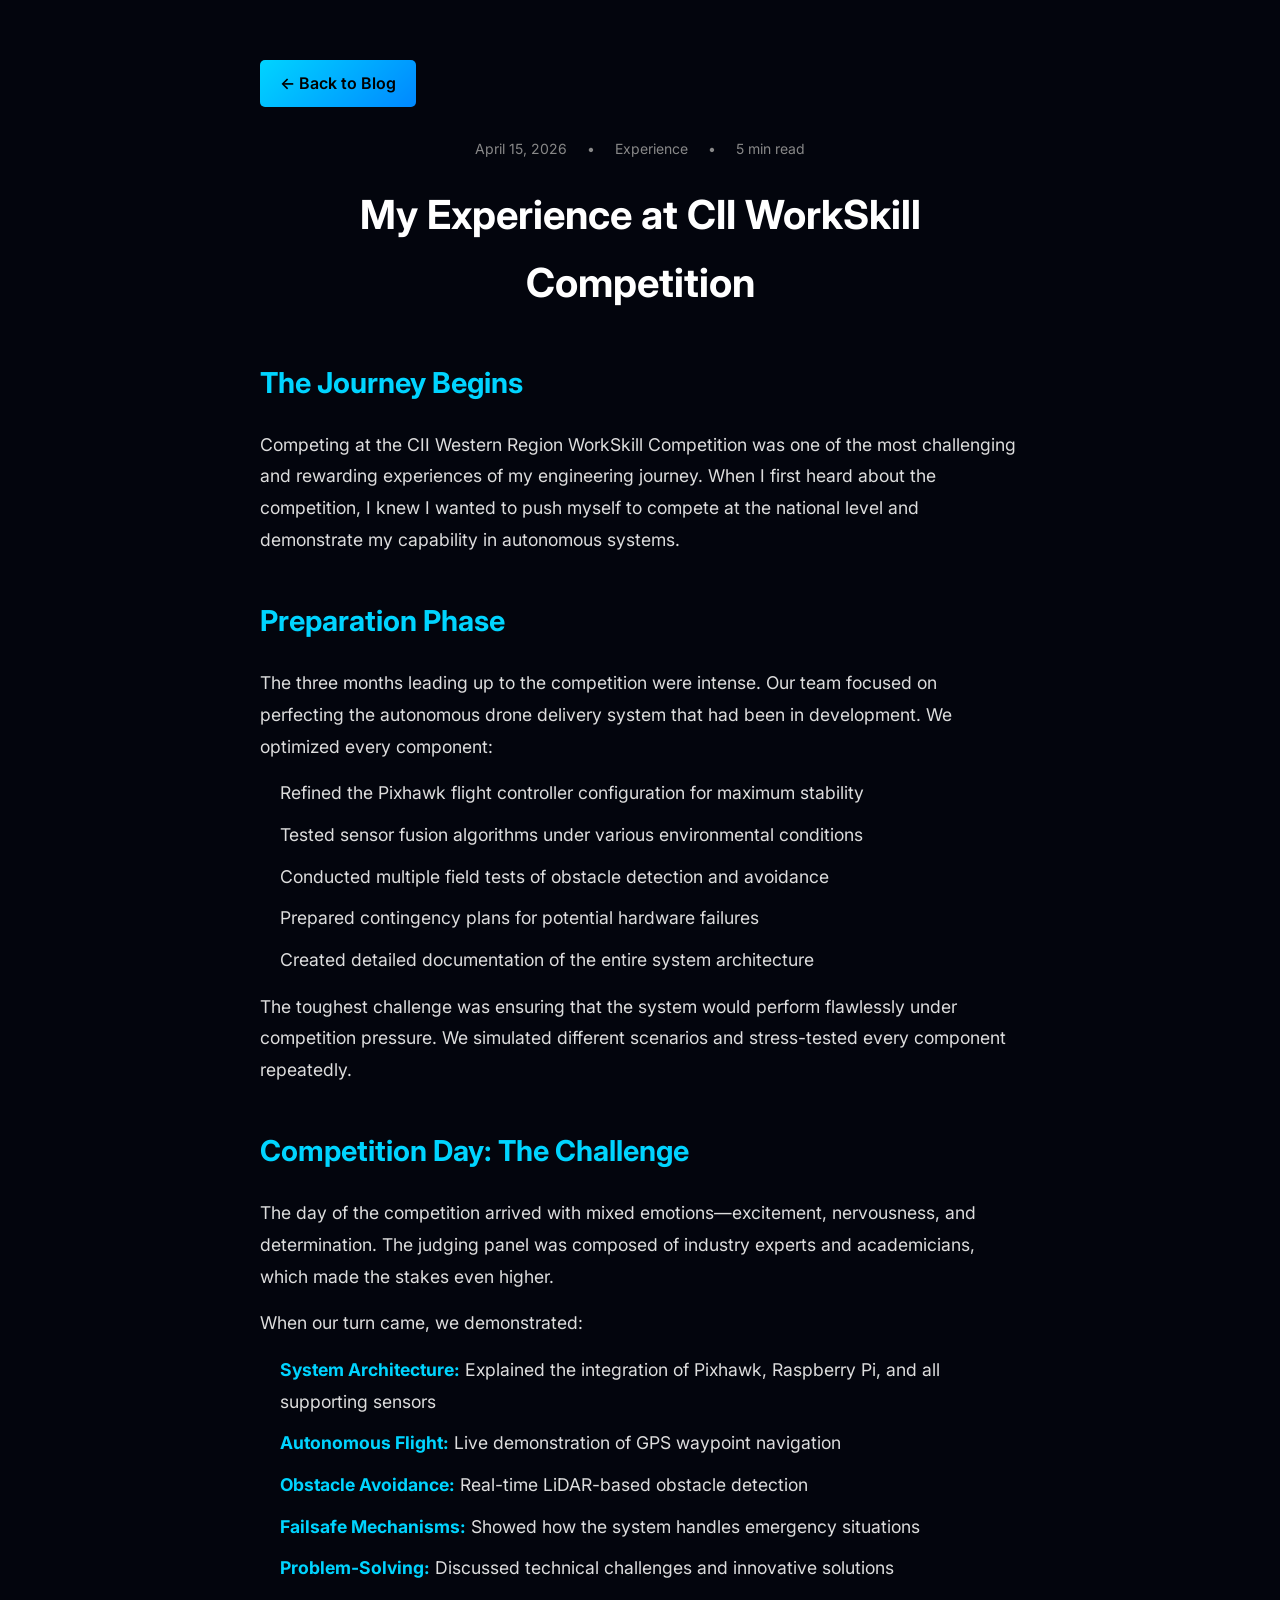
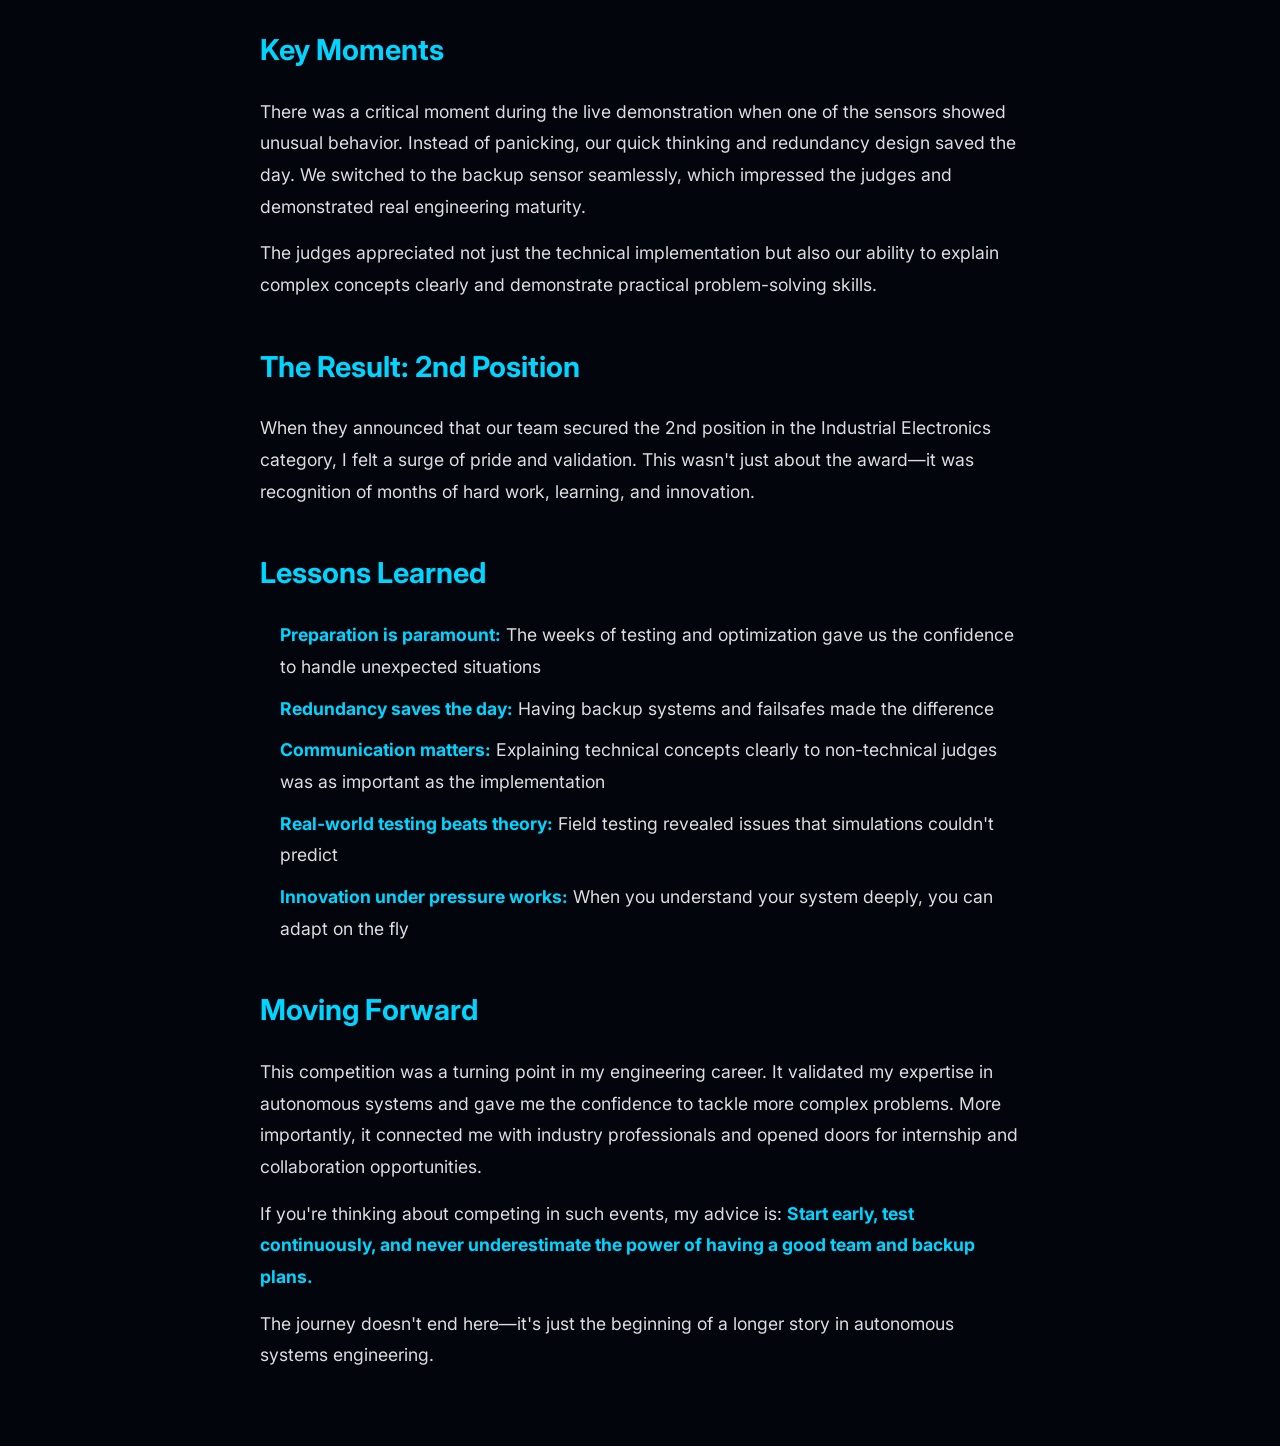
<file: blog/cii-workskill-experience.html>
<!doctype html>
<html lang="en">
  <head>
    <meta charset="UTF-8" />
    <meta name="viewport" content="width=device-width, initial-scale=1.0" />
    <meta
      name="description"
      content="My competitive experience at CII Western Region WorkSkill Competition - a journey of preparation, challenges, and success in autonomous systems."
    />
    <title>My Experience at CII WorkSkill Competition | Swayam Khantwal</title>

    <!-- Google Fonts -->
    <link rel="preconnect" href="https://fonts.googleapis.com" />
    <link rel="preconnect" href="https://fonts.gstatic.com" crossorigin />
    <link
      href="https://fonts.googleapis.com/css2?family=Inter:wght@300;400;500;600&display=swap"
      rel="stylesheet"
    />

    <link rel="stylesheet" href="../css/style.css" />
    <style>
      .blog-post-container {
        max-width: 800px;
        margin: 0 auto;
        padding: 60px 20px;
      }

      .blog-post-header {
        margin-bottom: 40px;
        text-align: center;
      }

      .blog-post-meta {
        display: flex;
        justify-content: center;
        gap: 20px;
        margin-bottom: 20px;
        font-size: 14px;
        color: #888;
      }

      .blog-post-title {
        font-size: 2.5rem;
        font-weight: 700;
        margin-bottom: 20px;
        color: #fff;
      }

      .blog-post-content {
        line-height: 1.8;
        color: #ddd;
        font-size: 1.1rem;
      }

      .blog-post-content h2 {
        font-size: 1.8rem;
        margin-top: 40px;
        margin-bottom: 20px;
        color: #00d4ff;
      }

      .blog-post-content h3 {
        font-size: 1.4rem;
        margin-top: 30px;
        margin-bottom: 15px;
        color: #fff;
      }

      .blog-post-content p {
        margin-bottom: 15px;
      }

      .blog-post-content ul {
        margin-left: 20px;
        margin-bottom: 15px;
      }

      .blog-post-content li {
        margin-bottom: 10px;
      }

      .blog-post-content strong {
        color: #00d4ff;
      }

      .back-button {
        display: inline-block;
        margin-bottom: 30px;
        padding: 10px 20px;
        background: linear-gradient(135deg, #00d4ff, #0088ff);
        color: #000;
        text-decoration: none;
        border-radius: 5px;
        font-weight: 600;
        transition: all 0.3s ease;
      }

      .back-button:hover {
        transform: translateY(-2px);
        box-shadow: 0 10px 30px rgba(0, 212, 255, 0.3);
      }
    </style>
  </head>
  <body>
    <div class="blog-post-container">
      <a href="../index.html#blog" class="back-button">← Back to Blog</a>

      <header class="blog-post-header">
        <div class="blog-post-meta">
          <span>April 15, 2026</span>
          <span>•</span>
          <span>Experience</span>
          <span>•</span>
          <span>5 min read</span>
        </div>
        <h1 class="blog-post-title">
          My Experience at CII WorkSkill Competition
        </h1>
      </header>

      <article class="blog-post-content">
        <h2>The Journey Begins</h2>
        <p>
          Competing at the CII Western Region WorkSkill Competition was one of
          the most challenging and rewarding experiences of my engineering
          journey. When I first heard about the competition, I knew I wanted to
          push myself to compete at the national level and demonstrate my
          capability in autonomous systems.
        </p>

        <h2>Preparation Phase</h2>
        <p>
          The three months leading up to the competition were intense. Our team
          focused on perfecting the autonomous drone delivery system that had
          been in development. We optimized every component:
        </p>
        <ul>
          <li>
            Refined the Pixhawk flight controller configuration for maximum
            stability
          </li>
          <li>
            Tested sensor fusion algorithms under various environmental
            conditions
          </li>
          <li>
            Conducted multiple field tests of obstacle detection and avoidance
          </li>
          <li>Prepared contingency plans for potential hardware failures</li>
          <li>
            Created detailed documentation of the entire system architecture
          </li>
        </ul>

        <p>
          The toughest challenge was ensuring that the system would perform
          flawlessly under competition pressure. We simulated different
          scenarios and stress-tested every component repeatedly.
        </p>

        <h2>Competition Day: The Challenge</h2>
        <p>
          The day of the competition arrived with mixed emotions—excitement,
          nervousness, and determination. The judging panel was composed of
          industry experts and academicians, which made the stakes even higher.
        </p>

        <p>When our turn came, we demonstrated:</p>
        <ul>
          <li>
            <strong>System Architecture:</strong> Explained the integration of
            Pixhawk, Raspberry Pi, and all supporting sensors
          </li>
          <li>
            <strong>Autonomous Flight:</strong> Live demonstration of GPS
            waypoint navigation
          </li>
          <li>
            <strong>Obstacle Avoidance:</strong> Real-time LiDAR-based obstacle
            detection
          </li>
          <li>
            <strong>Failsafe Mechanisms:</strong> Showed how the system handles
            emergency situations
          </li>
          <li>
            <strong>Problem-Solving:</strong> Discussed technical challenges and
            innovative solutions
          </li>
        </ul>

        <h2>Key Moments</h2>
        <p>
          There was a critical moment during the live demonstration when one of
          the sensors showed unusual behavior. Instead of panicking, our quick
          thinking and redundancy design saved the day. We switched to the
          backup sensor seamlessly, which impressed the judges and demonstrated
          real engineering maturity.
        </p>

        <p>
          The judges appreciated not just the technical implementation but also
          our ability to explain complex concepts clearly and demonstrate
          practical problem-solving skills.
        </p>

        <h2>The Result: 2nd Position</h2>
        <p>
          When they announced that our team secured the 2nd position in the
          Industrial Electronics category, I felt a surge of pride and
          validation. This wasn't just about the award—it was recognition of
          months of hard work, learning, and innovation.
        </p>

        <h2>Lessons Learned</h2>
        <ul>
          <li>
            <strong>Preparation is paramount:</strong> The weeks of testing and
            optimization gave us the confidence to handle unexpected situations
          </li>
          <li>
            <strong>Redundancy saves the day:</strong> Having backup systems and
            failsafes made the difference
          </li>
          <li>
            <strong>Communication matters:</strong> Explaining technical
            concepts clearly to non-technical judges was as important as the
            implementation
          </li>
          <li>
            <strong>Real-world testing beats theory:</strong> Field testing
            revealed issues that simulations couldn't predict
          </li>
          <li>
            <strong>Innovation under pressure works:</strong> When you
            understand your system deeply, you can adapt on the fly
          </li>
        </ul>

        <h2>Moving Forward</h2>
        <p>
          This competition was a turning point in my engineering career. It
          validated my expertise in autonomous systems and gave me the
          confidence to tackle more complex problems. More importantly, it
          connected me with industry professionals and opened doors for
          internship and collaboration opportunities.
        </p>

        <p>
          If you're thinking about competing in such events, my advice is:
          <strong
            >Start early, test continuously, and never underestimate the power
            of having a good team and backup plans.</strong
          >
        </p>

        <p>
          The journey doesn't end here—it's just the beginning of a longer story
          in autonomous systems engineering.
        </p>
      </article>
    </div>
  </body>
</html>
</file>
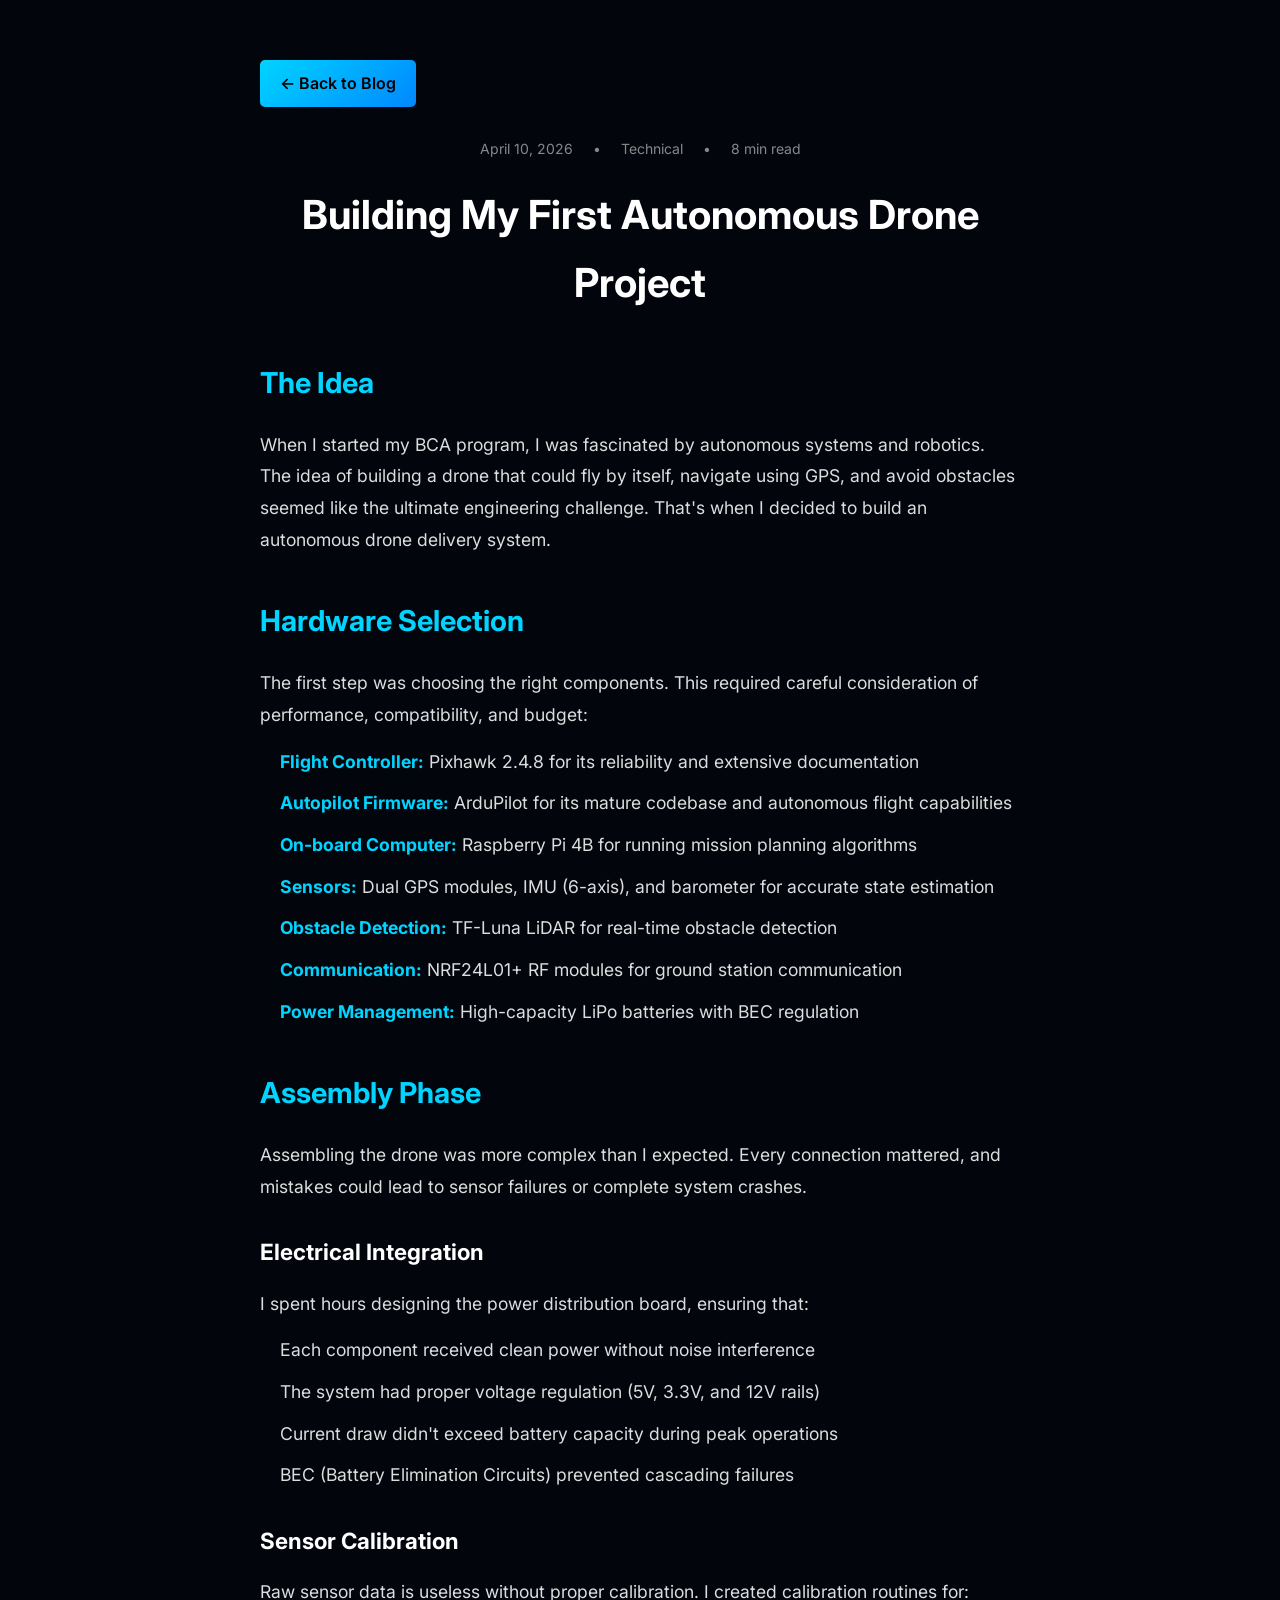
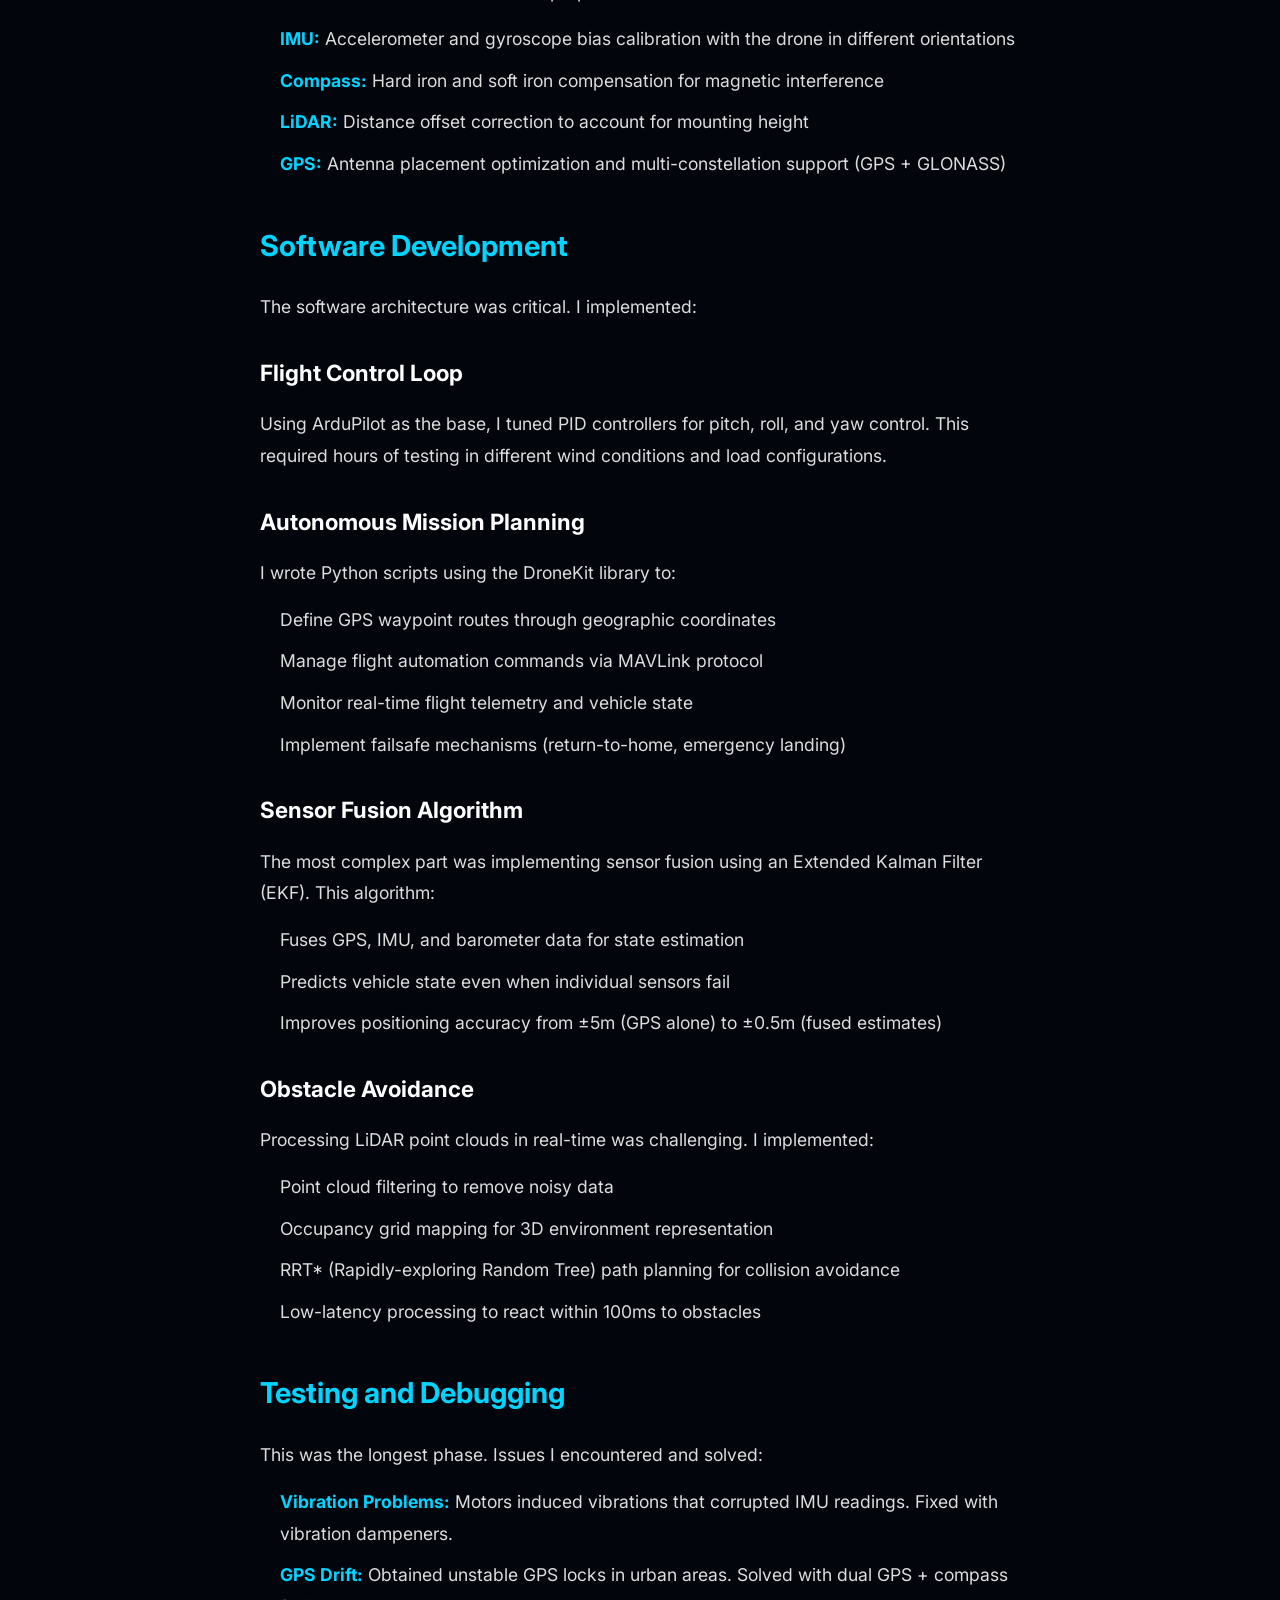
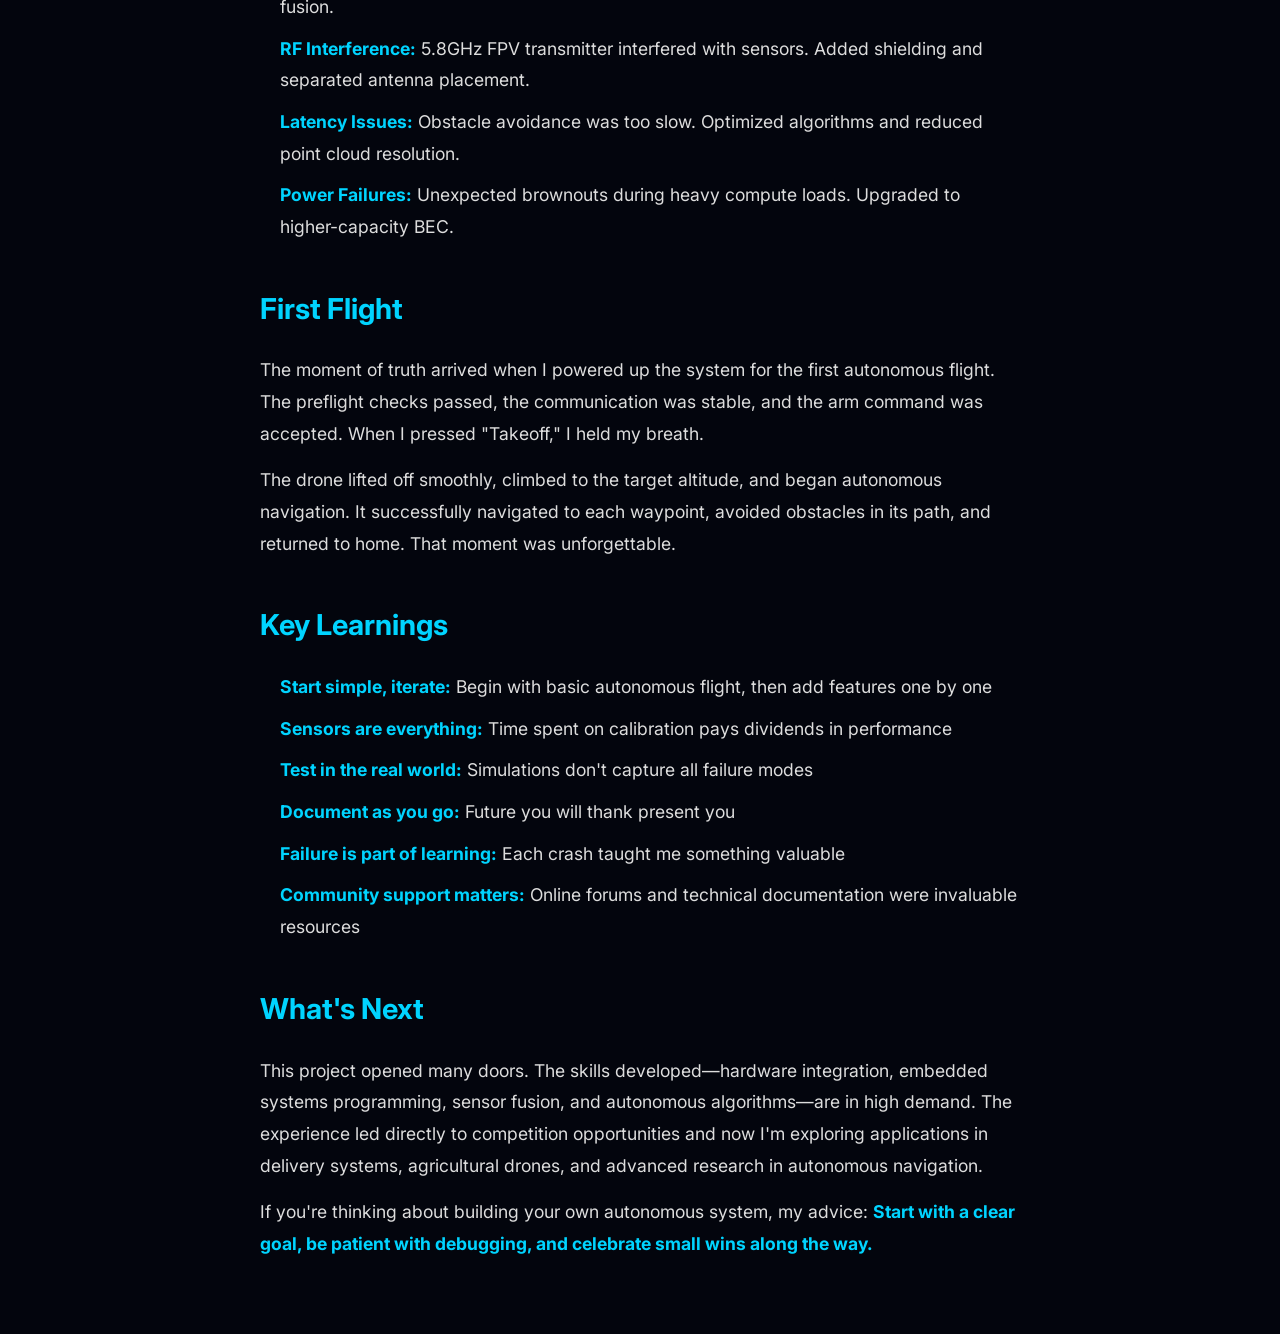
<file: blog/first-drone-project.html>
<!doctype html>
<html lang="en">
  <head>
    <meta charset="UTF-8" />
    <meta name="viewport" content="width=device-width, initial-scale=1.0" />
    <meta
      name="description"
      content="A detailed technical walkthrough of building my first autonomous drone project using Pixhawk, Raspberry Pi, and LiDAR."
    />
    <title>Building My First Autonomous Drone Project | Swayam Khantwal</title>

    <!-- Google Fonts -->
    <link rel="preconnect" href="https://fonts.googleapis.com" />
    <link rel="preconnect" href="https://fonts.gstatic.com" crossorigin />
    <link
      href="https://fonts.googleapis.com/css2?family=Inter:wght@300;400;500;600&display=swap"
      rel="stylesheet"
    />

    <link rel="stylesheet" href="../css/style.css" />
    <style>
      .blog-post-container {
        max-width: 800px;
        margin: 0 auto;
        padding: 60px 20px;
      }

      .blog-post-header {
        margin-bottom: 40px;
        text-align: center;
      }

      .blog-post-meta {
        display: flex;
        justify-content: center;
        gap: 20px;
        margin-bottom: 20px;
        font-size: 14px;
        color: #888;
      }

      .blog-post-title {
        font-size: 2.5rem;
        font-weight: 700;
        margin-bottom: 20px;
        color: #fff;
      }

      .blog-post-content {
        line-height: 1.8;
        color: #ddd;
        font-size: 1.1rem;
      }

      .blog-post-content h2 {
        font-size: 1.8rem;
        margin-top: 40px;
        margin-bottom: 20px;
        color: #00d4ff;
      }

      .blog-post-content h3 {
        font-size: 1.4rem;
        margin-top: 30px;
        margin-bottom: 15px;
        color: #fff;
      }

      .blog-post-content p {
        margin-bottom: 15px;
      }

      .blog-post-content ul {
        margin-left: 20px;
        margin-bottom: 15px;
      }

      .blog-post-content li {
        margin-bottom: 10px;
      }

      .blog-post-content code {
        background: rgba(0, 212, 255, 0.1);
        padding: 2px 6px;
        border-radius: 3px;
        color: #00d4ff;
        font-family: "Courier New", monospace;
      }

      .blog-post-content strong {
        color: #00d4ff;
      }

      .back-button {
        display: inline-block;
        margin-bottom: 30px;
        padding: 10px 20px;
        background: linear-gradient(135deg, #00d4ff, #0088ff);
        color: #000;
        text-decoration: none;
        border-radius: 5px;
        font-weight: 600;
        transition: all 0.3s ease;
      }

      .back-button:hover {
        transform: translateY(-2px);
        box-shadow: 0 10px 30px rgba(0, 212, 255, 0.3);
      }
    </style>
  </head>
  <body>
    <div class="blog-post-container">
      <a href="../index.html#blog" class="back-button">← Back to Blog</a>

      <header class="blog-post-header">
        <div class="blog-post-meta">
          <span>April 10, 2026</span>
          <span>•</span>
          <span>Technical</span>
          <span>•</span>
          <span>8 min read</span>
        </div>
        <h1 class="blog-post-title">
          Building My First Autonomous Drone Project
        </h1>
      </header>

      <article class="blog-post-content">
        <h2>The Idea</h2>
        <p>
          When I started my BCA program, I was fascinated by autonomous systems
          and robotics. The idea of building a drone that could fly by itself,
          navigate using GPS, and avoid obstacles seemed like the ultimate
          engineering challenge. That's when I decided to build an autonomous
          drone delivery system.
        </p>

        <h2>Hardware Selection</h2>
        <p>
          The first step was choosing the right components. This required
          careful consideration of performance, compatibility, and budget:
        </p>
        <ul>
          <li>
            <strong>Flight Controller:</strong> Pixhawk 2.4.8 for its
            reliability and extensive documentation
          </li>
          <li>
            <strong>Autopilot Firmware:</strong> ArduPilot for its mature
            codebase and autonomous flight capabilities
          </li>
          <li>
            <strong>On-board Computer:</strong> Raspberry Pi 4B for running
            mission planning algorithms
          </li>
          <li>
            <strong>Sensors:</strong> Dual GPS modules, IMU (6-axis), and
            barometer for accurate state estimation
          </li>
          <li>
            <strong>Obstacle Detection:</strong> TF-Luna LiDAR for real-time
            obstacle detection
          </li>
          <li>
            <strong>Communication:</strong> NRF24L01+ RF modules for ground
            station communication
          </li>
          <li>
            <strong>Power Management:</strong> High-capacity LiPo batteries with
            BEC regulation
          </li>
        </ul>

        <h2>Assembly Phase</h2>
        <p>
          Assembling the drone was more complex than I expected. Every
          connection mattered, and mistakes could lead to sensor failures or
          complete system crashes.
        </p>

        <h3>Electrical Integration</h3>
        <p>
          I spent hours designing the power distribution board, ensuring that:
        </p>
        <ul>
          <li>
            Each component received clean power without noise interference
          </li>
          <li>
            The system had proper voltage regulation (5V, 3.3V, and 12V rails)
          </li>
          <li>
            Current draw didn't exceed battery capacity during peak operations
          </li>
          <li>
            BEC (Battery Elimination Circuits) prevented cascading failures
          </li>
        </ul>

        <h3>Sensor Calibration</h3>
        <p>
          Raw sensor data is useless without proper calibration. I created
          calibration routines for:
        </p>
        <ul>
          <li>
            <strong>IMU:</strong> Accelerometer and gyroscope bias calibration
            with the drone in different orientations
          </li>
          <li>
            <strong>Compass:</strong> Hard iron and soft iron compensation for
            magnetic interference
          </li>
          <li>
            <strong>LiDAR:</strong> Distance offset correction to account for
            mounting height
          </li>
          <li>
            <strong>GPS:</strong> Antenna placement optimization and
            multi-constellation support (GPS + GLONASS)
          </li>
        </ul>

        <h2>Software Development</h2>
        <p>The software architecture was critical. I implemented:</p>

        <h3>Flight Control Loop</h3>
        <p>
          Using ArduPilot as the base, I tuned PID controllers for pitch, roll,
          and yaw control. This required hours of testing in different wind
          conditions and load configurations.
        </p>

        <h3>Autonomous Mission Planning</h3>
        <p>I wrote Python scripts using the DroneKit library to:</p>
        <ul>
          <li>Define GPS waypoint routes through geographic coordinates</li>
          <li>Manage flight automation commands via MAVLink protocol</li>
          <li>Monitor real-time flight telemetry and vehicle state</li>
          <li>
            Implement failsafe mechanisms (return-to-home, emergency landing)
          </li>
        </ul>

        <h3>Sensor Fusion Algorithm</h3>
        <p>
          The most complex part was implementing sensor fusion using an Extended
          Kalman Filter (EKF). This algorithm:
        </p>
        <ul>
          <li>Fuses GPS, IMU, and barometer data for state estimation</li>
          <li>Predicts vehicle state even when individual sensors fail</li>
          <li>
            Improves positioning accuracy from ±5m (GPS alone) to ±0.5m (fused
            estimates)
          </li>
        </ul>

        <h3>Obstacle Avoidance</h3>
        <p>
          Processing LiDAR point clouds in real-time was challenging. I
          implemented:
        </p>
        <ul>
          <li>Point cloud filtering to remove noisy data</li>
          <li>Occupancy grid mapping for 3D environment representation</li>
          <li>
            RRT* (Rapidly-exploring Random Tree) path planning for collision
            avoidance
          </li>
          <li>Low-latency processing to react within 100ms to obstacles</li>
        </ul>

        <h2>Testing and Debugging</h2>
        <p>This was the longest phase. Issues I encountered and solved:</p>
        <ul>
          <li>
            <strong>Vibration Problems:</strong> Motors induced vibrations that
            corrupted IMU readings. Fixed with vibration dampeners.
          </li>
          <li>
            <strong>GPS Drift:</strong> Obtained unstable GPS locks in urban
            areas. Solved with dual GPS + compass fusion.
          </li>
          <li>
            <strong>RF Interference:</strong> 5.8GHz FPV transmitter interfered
            with sensors. Added shielding and separated antenna placement.
          </li>
          <li>
            <strong>Latency Issues:</strong> Obstacle avoidance was too slow.
            Optimized algorithms and reduced point cloud resolution.
          </li>
          <li>
            <strong>Power Failures:</strong> Unexpected brownouts during heavy
            compute loads. Upgraded to higher-capacity BEC.
          </li>
        </ul>

        <h2>First Flight</h2>
        <p>
          The moment of truth arrived when I powered up the system for the first
          autonomous flight. The preflight checks passed, the communication was
          stable, and the arm command was accepted. When I pressed "Takeoff," I
          held my breath.
        </p>

        <p>
          The drone lifted off smoothly, climbed to the target altitude, and
          began autonomous navigation. It successfully navigated to each
          waypoint, avoided obstacles in its path, and returned to home. That
          moment was unforgettable.
        </p>

        <h2>Key Learnings</h2>
        <ul>
          <li>
            <strong>Start simple, iterate:</strong> Begin with basic autonomous
            flight, then add features one by one
          </li>
          <li>
            <strong>Sensors are everything:</strong> Time spent on calibration
            pays dividends in performance
          </li>
          <li>
            <strong>Test in the real world:</strong> Simulations don't capture
            all failure modes
          </li>
          <li>
            <strong>Document as you go:</strong> Future you will thank present
            you
          </li>
          <li>
            <strong>Failure is part of learning:</strong> Each crash taught me
            something valuable
          </li>
          <li>
            <strong>Community support matters:</strong> Online forums and
            technical documentation were invaluable resources
          </li>
        </ul>

        <h2>What's Next</h2>
        <p>
          This project opened many doors. The skills developed—hardware
          integration, embedded systems programming, sensor fusion, and
          autonomous algorithms—are in high demand. The experience led directly
          to competition opportunities and now I'm exploring applications in
          delivery systems, agricultural drones, and advanced research in
          autonomous navigation.
        </p>

        <p>
          If you're thinking about building your own autonomous system, my
          advice:
          <strong
            >Start with a clear goal, be patient with debugging, and celebrate
            small wins along the way.</strong
          >
        </p>
      </article>
    </div>
  </body>
</html>
</file>
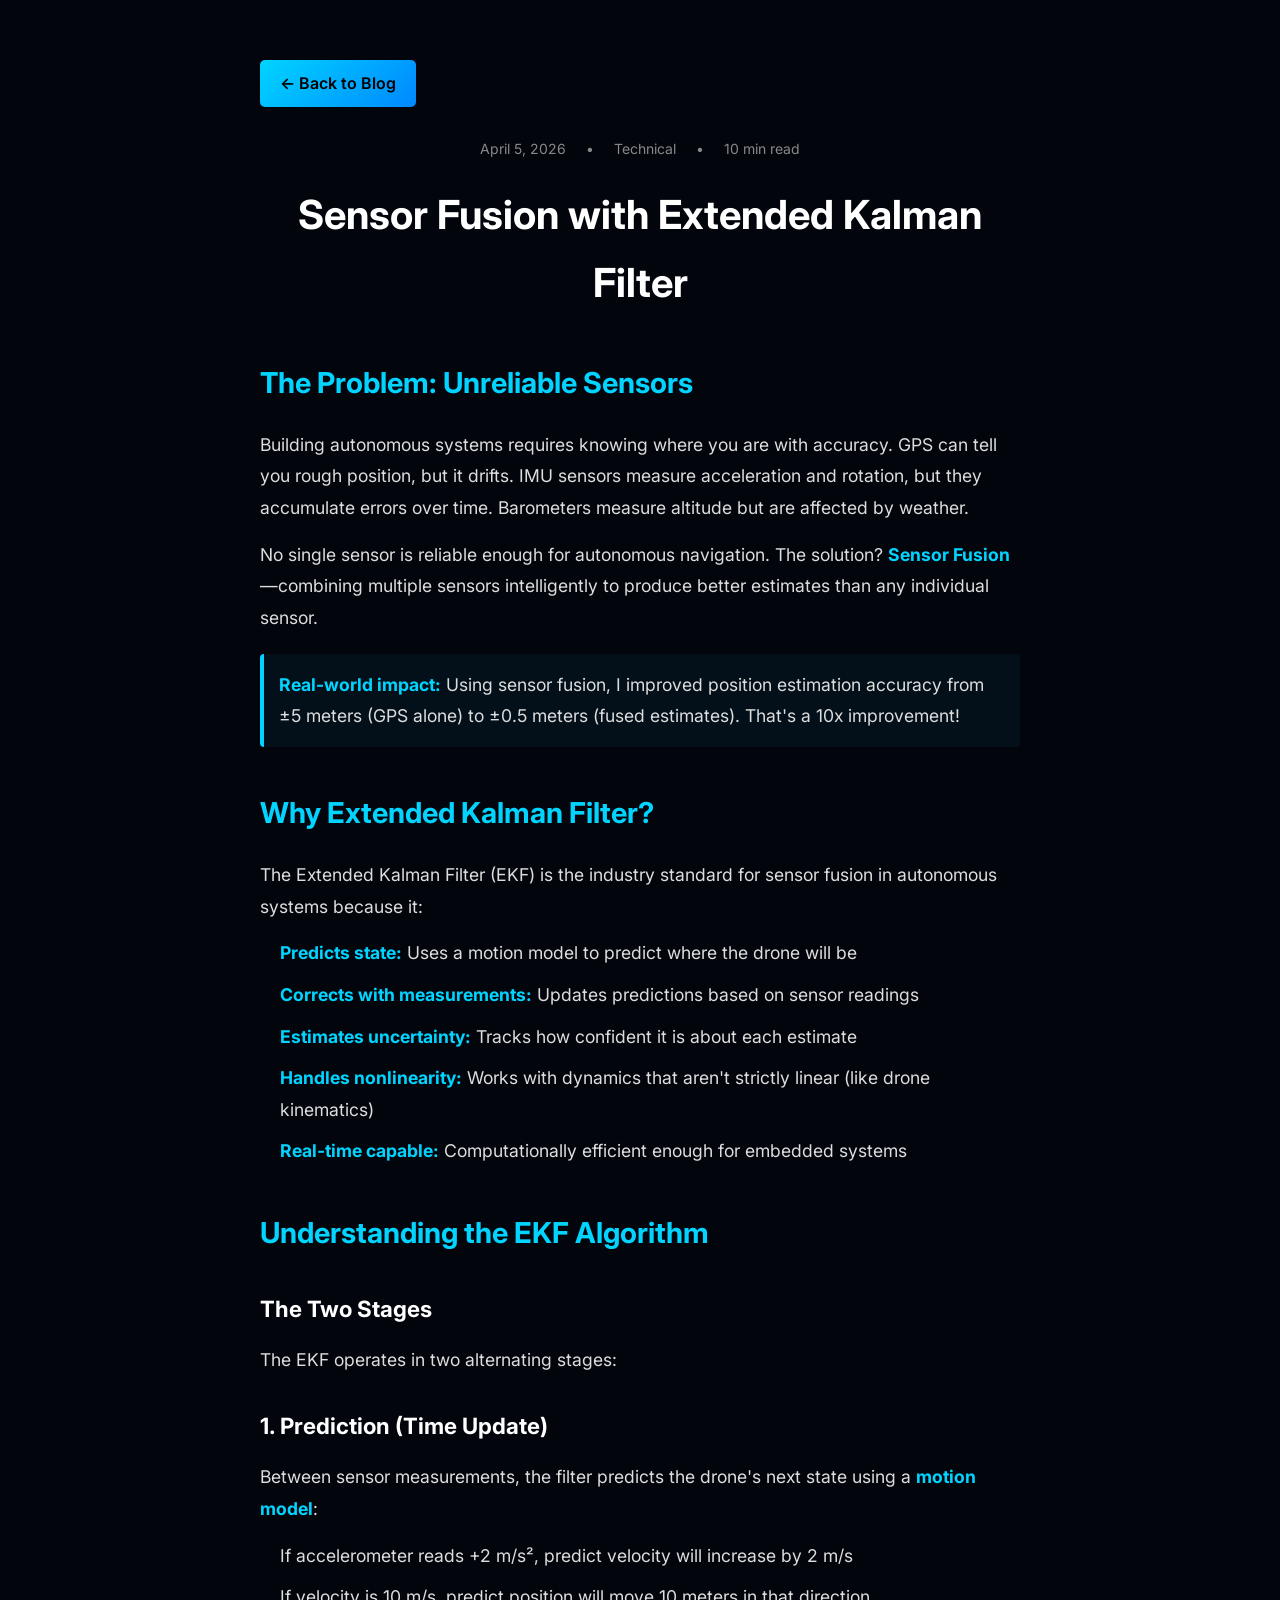
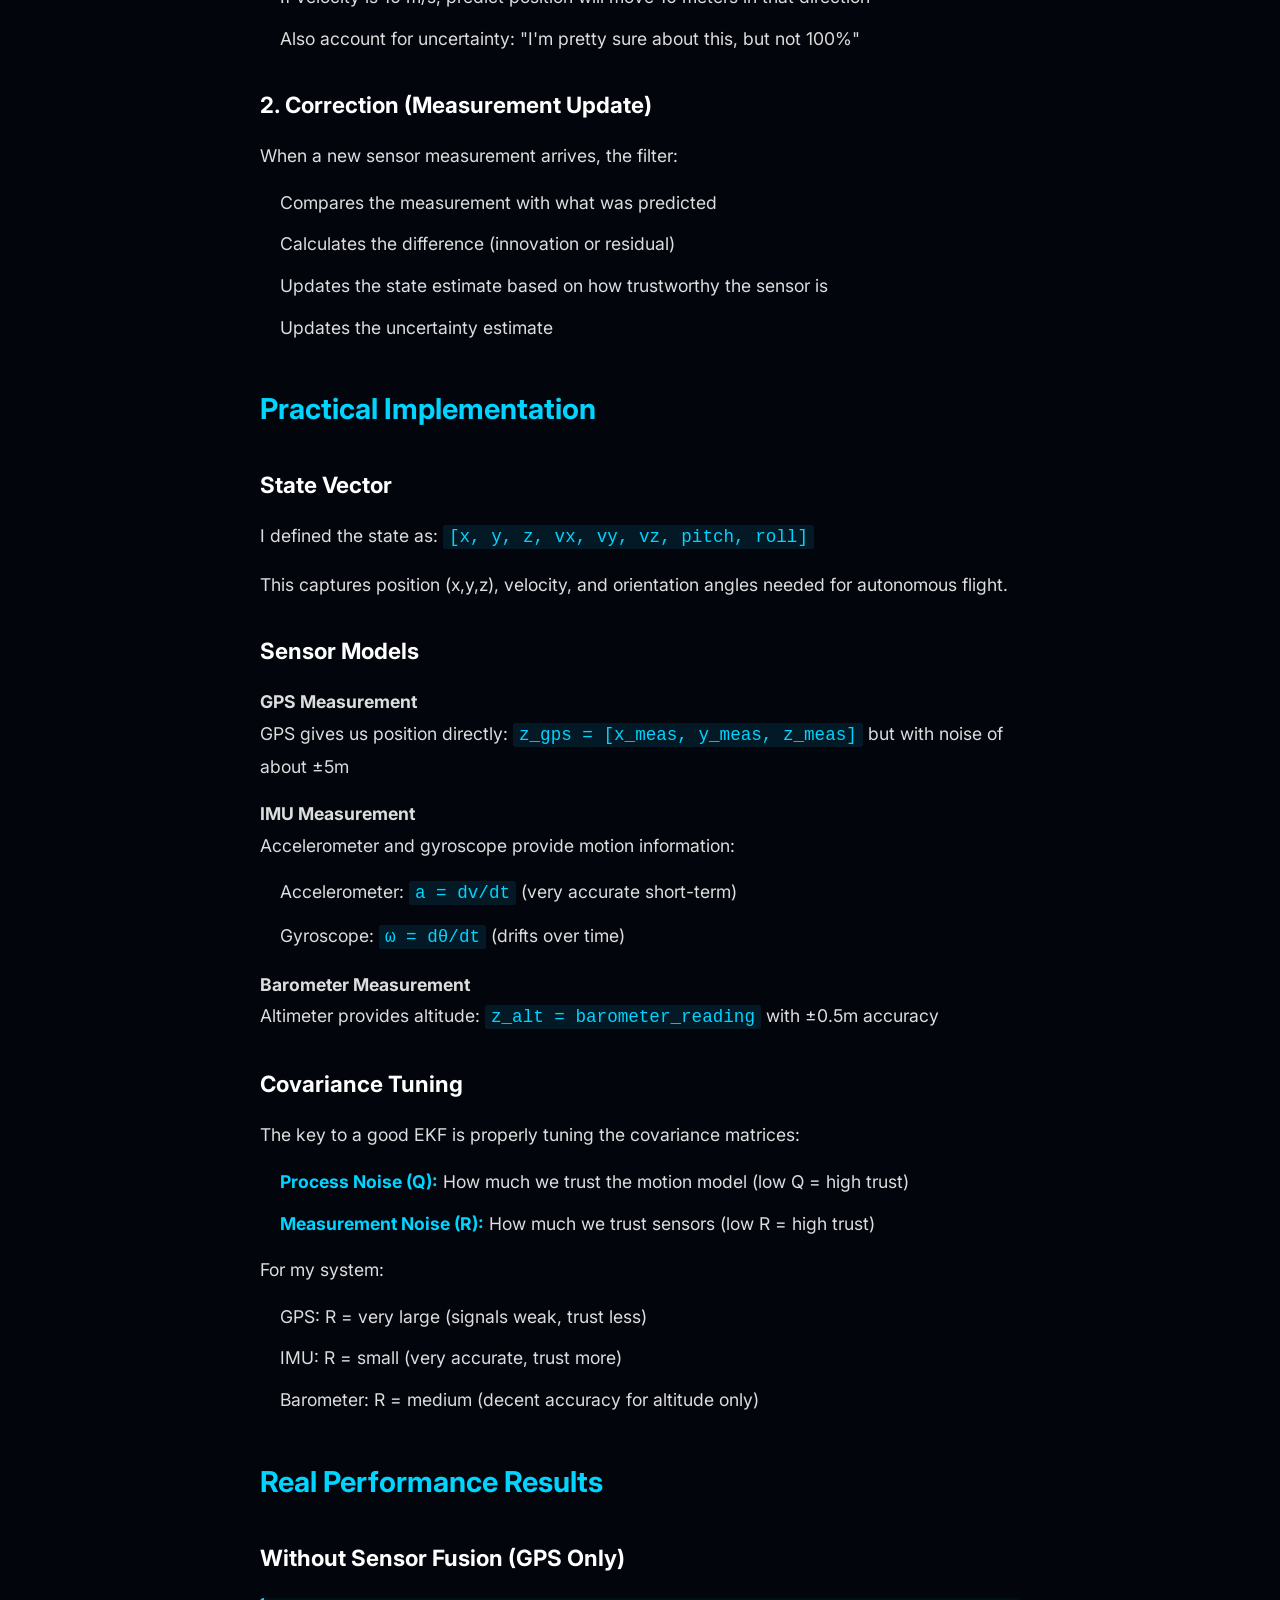
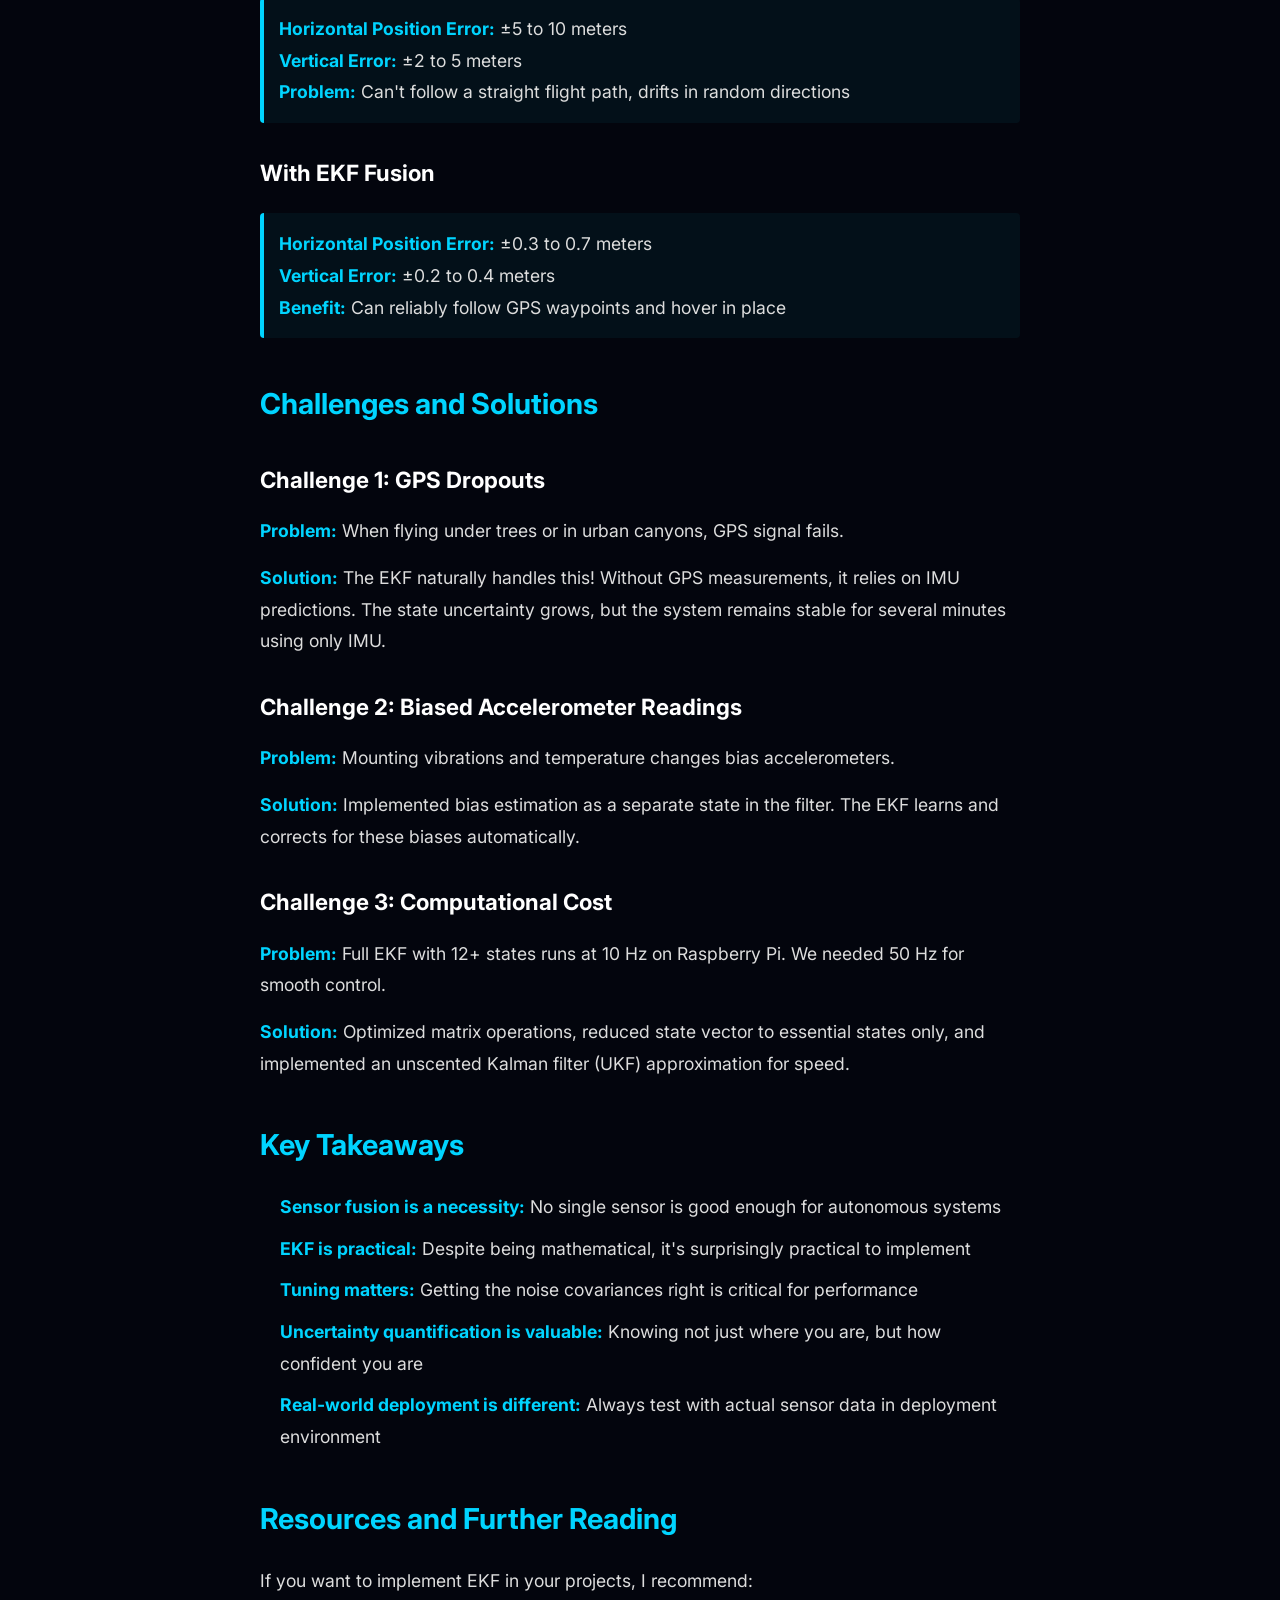
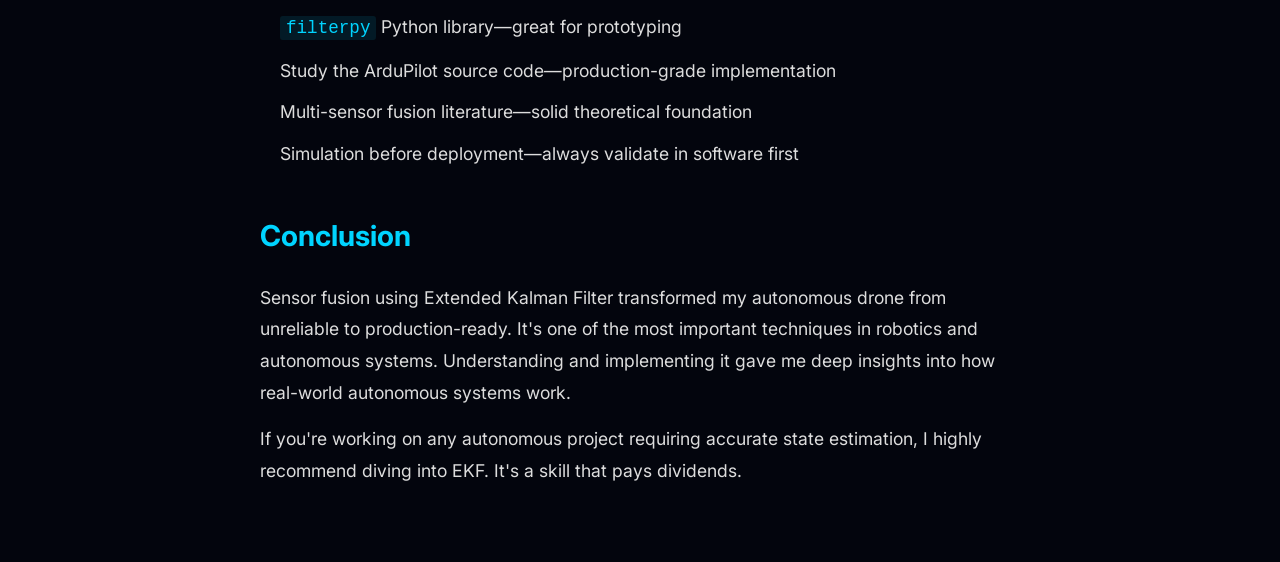
<file: blog/sensor-fusion-ekf.html>
<!doctype html>
<html lang="en">
  <head>
    <meta charset="UTF-8" />
    <meta name="viewport" content="width=device-width, initial-scale=1.0" />
    <meta
      name="description"
      content="Deep dive into implementing sensor fusion with Extended Kalman Filter for autonomous drone navigation - from theory to practical implementation."
    />
    <title>Sensor Fusion with Extended Kalman Filter | Swayam Khantwal</title>

    <!-- Google Fonts -->
    <link rel="preconnect" href="https://fonts.googleapis.com" />
    <link rel="preconnect" href="https://fonts.gstatic.com" crossorigin />
    <link
      href="https://fonts.googleapis.com/css2?family=Inter:wght@300;400;500;600&display=swap"
      rel="stylesheet"
    />

    <link rel="stylesheet" href="../css/style.css" />
    <style>
      .blog-post-container {
        max-width: 800px;
        margin: 0 auto;
        padding: 60px 20px;
      }

      .blog-post-header {
        margin-bottom: 40px;
        text-align: center;
      }

      .blog-post-meta {
        display: flex;
        justify-content: center;
        gap: 20px;
        margin-bottom: 20px;
        font-size: 14px;
        color: #888;
      }

      .blog-post-title {
        font-size: 2.5rem;
        font-weight: 700;
        margin-bottom: 20px;
        color: #fff;
      }

      .blog-post-content {
        line-height: 1.8;
        color: #ddd;
        font-size: 1.1rem;
      }

      .blog-post-content h2 {
        font-size: 1.8rem;
        margin-top: 40px;
        margin-bottom: 20px;
        color: #00d4ff;
      }

      .blog-post-content h3 {
        font-size: 1.4rem;
        margin-top: 30px;
        margin-bottom: 15px;
        color: #fff;
      }

      .blog-post-content p {
        margin-bottom: 15px;
      }

      .blog-post-content ul {
        margin-left: 20px;
        margin-bottom: 15px;
      }

      .blog-post-content li {
        margin-bottom: 10px;
      }

      .blog-post-content code {
        background: rgba(0, 212, 255, 0.1);
        padding: 2px 6px;
        border-radius: 3px;
        color: #00d4ff;
        font-family: "Courier New", monospace;
      }

      .blog-post-content strong {
        color: #00d4ff;
      }

      .blog-post-content .highlight-box {
        background: rgba(0, 212, 255, 0.05);
        border-left: 4px solid #00d4ff;
        padding: 15px;
        margin: 20px 0;
        border-radius: 4px;
      }

      .back-button {
        display: inline-block;
        margin-bottom: 30px;
        padding: 10px 20px;
        background: linear-gradient(135deg, #00d4ff, #0088ff);
        color: #000;
        text-decoration: none;
        border-radius: 5px;
        font-weight: 600;
        transition: all 0.3s ease;
      }

      .back-button:hover {
        transform: translateY(-2px);
        box-shadow: 0 10px 30px rgba(0, 212, 255, 0.3);
      }
    </style>
  </head>
  <body>
    <div class="blog-post-container">
      <a href="../index.html#blog" class="back-button">← Back to Blog</a>

      <header class="blog-post-header">
        <div class="blog-post-meta">
          <span>April 5, 2026</span>
          <span>•</span>
          <span>Technical</span>
          <span>•</span>
          <span>10 min read</span>
        </div>
        <h1 class="blog-post-title">
          Sensor Fusion with Extended Kalman Filter
        </h1>
      </header>

      <article class="blog-post-content">
        <h2>The Problem: Unreliable Sensors</h2>
        <p>
          Building autonomous systems requires knowing where you are with
          accuracy. GPS can tell you rough position, but it drifts. IMU sensors
          measure acceleration and rotation, but they accumulate errors over
          time. Barometers measure altitude but are affected by weather.
        </p>

        <p>
          No single sensor is reliable enough for autonomous navigation. The
          solution? <strong>Sensor Fusion</strong>—combining multiple sensors
          intelligently to produce better estimates than any individual sensor.
        </p>

        <div class="highlight-box">
          <strong>Real-world impact:</strong> Using sensor fusion, I improved
          position estimation accuracy from ±5 meters (GPS alone) to ±0.5 meters
          (fused estimates). That's a 10x improvement!
        </div>

        <h2>Why Extended Kalman Filter?</h2>
        <p>
          The Extended Kalman Filter (EKF) is the industry standard for sensor
          fusion in autonomous systems because it:
        </p>
        <ul>
          <li>
            <strong>Predicts state:</strong> Uses a motion model to predict
            where the drone will be
          </li>
          <li>
            <strong>Corrects with measurements:</strong> Updates predictions
            based on sensor readings
          </li>
          <li>
            <strong>Estimates uncertainty:</strong> Tracks how confident it is
            about each estimate
          </li>
          <li>
            <strong>Handles nonlinearity:</strong> Works with dynamics that
            aren't strictly linear (like drone kinematics)
          </li>
          <li>
            <strong>Real-time capable:</strong> Computationally efficient enough
            for embedded systems
          </li>
        </ul>

        <h2>Understanding the EKF Algorithm</h2>

        <h3>The Two Stages</h3>
        <p>The EKF operates in two alternating stages:</p>

        <h3>1. Prediction (Time Update)</h3>
        <p>
          Between sensor measurements, the filter predicts the drone's next
          state using a <strong>motion model</strong>:
        </p>
        <ul>
          <li>
            If accelerometer reads +2 m/s², predict velocity will increase by 2
            m/s
          </li>
          <li>
            If velocity is 10 m/s, predict position will move 10 meters in that
            direction
          </li>
          <li>
            Also account for uncertainty: "I'm pretty sure about this, but not
            100%"
          </li>
        </ul>

        <h3>2. Correction (Measurement Update)</h3>
        <p>When a new sensor measurement arrives, the filter:</p>
        <ul>
          <li>Compares the measurement with what was predicted</li>
          <li>Calculates the difference (innovation or residual)</li>
          <li>
            Updates the state estimate based on how trustworthy the sensor is
          </li>
          <li>Updates the uncertainty estimate</li>
        </ul>

        <h2>Practical Implementation</h2>

        <h3>State Vector</h3>
        <p>
          I defined the state as:
          <code>[x, y, z, vx, vy, vz, pitch, roll]</code>
        </p>
        <p>
          This captures position (x,y,z), velocity, and orientation angles
          needed for autonomous flight.
        </p>

        <h3>Sensor Models</h3>

        <h4>GPS Measurement</h4>
        <p>
          GPS gives us position directly:
          <code>z_gps = [x_meas, y_meas, z_meas]</code> but with noise of about
          ±5m
        </p>

        <h4>IMU Measurement</h4>
        <p>Accelerometer and gyroscope provide motion information:</p>
        <ul>
          <li>
            Accelerometer: <code>a = dv/dt</code> (very accurate short-term)
          </li>
          <li>Gyroscope: <code>ω = dθ/dt</code> (drifts over time)</li>
        </ul>

        <h4>Barometer Measurement</h4>
        <p>
          Altimeter provides altitude:
          <code>z_alt = barometer_reading</code> with ±0.5m accuracy
        </p>

        <h3>Covariance Tuning</h3>
        <p>The key to a good EKF is properly tuning the covariance matrices:</p>
        <ul>
          <li>
            <strong>Process Noise (Q):</strong> How much we trust the motion
            model (low Q = high trust)
          </li>
          <li>
            <strong>Measurement Noise (R):</strong> How much we trust sensors
            (low R = high trust)
          </li>
        </ul>

        <p>For my system:</p>
        <ul>
          <li>GPS: R = very large (signals weak, trust less)</li>
          <li>IMU: R = small (very accurate, trust more)</li>
          <li>Barometer: R = medium (decent accuracy for altitude only)</li>
        </ul>

        <h2>Real Performance Results</h2>

        <h3>Without Sensor Fusion (GPS Only)</h3>
        <div class="highlight-box">
          <strong>Horizontal Position Error:</strong> ±5 to 10 meters
          <br />
          <strong>Vertical Error:</strong> ±2 to 5 meters
          <br />
          <strong>Problem:</strong> Can't follow a straight flight path, drifts
          in random directions
        </div>

        <h3>With EKF Fusion</h3>
        <div class="highlight-box">
          <strong>Horizontal Position Error:</strong> ±0.3 to 0.7 meters
          <br />
          <strong>Vertical Error:</strong> ±0.2 to 0.4 meters
          <br />
          <strong>Benefit:</strong> Can reliably follow GPS waypoints and hover
          in place
        </div>

        <h2>Challenges and Solutions</h2>

        <h3>Challenge 1: GPS Dropouts</h3>
        <p>
          <strong>Problem:</strong> When flying under trees or in urban canyons,
          GPS signal fails.
        </p>
        <p>
          <strong>Solution:</strong> The EKF naturally handles this! Without GPS
          measurements, it relies on IMU predictions. The state uncertainty
          grows, but the system remains stable for several minutes using only
          IMU.
        </p>

        <h3>Challenge 2: Biased Accelerometer Readings</h3>
        <p>
          <strong>Problem:</strong> Mounting vibrations and temperature changes
          bias accelerometers.
        </p>
        <p>
          <strong>Solution:</strong> Implemented bias estimation as a separate
          state in the filter. The EKF learns and corrects for these biases
          automatically.
        </p>

        <h3>Challenge 3: Computational Cost</h3>
        <p>
          <strong>Problem:</strong> Full EKF with 12+ states runs at 10 Hz on
          Raspberry Pi. We needed 50 Hz for smooth control.
        </p>
        <p>
          <strong>Solution:</strong> Optimized matrix operations, reduced state
          vector to essential states only, and implemented an unscented Kalman
          filter (UKF) approximation for speed.
        </p>

        <h2>Key Takeaways</h2>
        <ul>
          <li>
            <strong>Sensor fusion is a necessity:</strong> No single sensor is
            good enough for autonomous systems
          </li>
          <li>
            <strong>EKF is practical:</strong> Despite being mathematical, it's
            surprisingly practical to implement
          </li>
          <li>
            <strong>Tuning matters:</strong> Getting the noise covariances right
            is critical for performance
          </li>
          <li>
            <strong>Uncertainty quantification is valuable:</strong> Knowing not
            just where you are, but how confident you are
          </li>
          <li>
            <strong>Real-world deployment is different:</strong> Always test
            with actual sensor data in deployment environment
          </li>
        </ul>

        <h2>Resources and Further Reading</h2>
        <p>If you want to implement EKF in your projects, I recommend:</p>
        <ul>
          <li><code>filterpy</code> Python library—great for prototyping</li>
          <li>
            Study the ArduPilot source code—production-grade implementation
          </li>
          <li>Multi-sensor fusion literature—solid theoretical foundation</li>
          <li>
            Simulation before deployment—always validate in software first
          </li>
        </ul>

        <h2>Conclusion</h2>
        <p>
          Sensor fusion using Extended Kalman Filter transformed my autonomous
          drone from unreliable to production-ready. It's one of the most
          important techniques in robotics and autonomous systems. Understanding
          and implementing it gave me deep insights into how real-world
          autonomous systems work.
        </p>

        <p>
          If you're working on any autonomous project requiring accurate state
          estimation, I highly recommend diving into EKF. It's a skill that pays
          dividends.
        </p>
      </article>
    </div>
  </body>
</html>
</file>
<file: css/style.css>
/* ═══════════════════════════════════════════════════
   SWAYAM KHANTWAL PORTFOLIO — STYLESHEET
   Space/Sci-Fi · Dark · Electric Blue · Neon Cyan
═══════════════════════════════════════════════════ */

/* ── Tokens ── */
:root {
  --bg-void: #03050d;
  --bg-base: #060c1a;
  --bg-card: rgba(8, 14, 32, 0.85);
  --bg-glass: rgba(10, 20, 50, 0.55);

  --blue-core: #0077ff;
  --blue-glow: #1e90ff;
  --cyan-core: #00e5ff;
  --cyan-glow: #00bcd4;
  --purple-core: #7c3aed;
  --purple-soft: #a78bfa;

  --text-primary: #e8f4fd;
  --text-secondary: #8baac9;
  --text-muted: #4a6580;

  --border-dim: rgba(0, 119, 255, 0.15);
  --border-glow: rgba(0, 229, 255, 0.4);

  --radius-sm: 6px;
  --radius-md: 12px;
  --radius-lg: 20px;
  --radius-xl: 32px;

  --font-heading: "Orbitron", sans-serif;
  --font-sub: "Exo 2", sans-serif;
  --font-body: "Inter", sans-serif;

  --transition: 0.3s cubic-bezier(0.4, 0, 0.2, 1);
  --transition-slow: 0.6s cubic-bezier(0.4, 0, 0.2, 1);

  --glow-blue:
    0 0 20px rgba(0, 119, 255, 0.5), 0 0 60px rgba(0, 119, 255, 0.15);
  --glow-cyan:
    0 0 20px rgba(0, 229, 255, 0.5), 0 0 60px rgba(0, 229, 255, 0.15);
  --glow-purple:
    0 0 20px rgba(124, 58, 237, 0.5), 0 0 60px rgba(124, 58, 237, 0.15);
}

/* ── Reset & Base ── */
*,
*::before,
*::after {
  box-sizing: border-box;
  margin: 0;
  padding: 0;
}

html {
  scroll-behavior: smooth;
  font-size: 16px;
}

body {
  background: var(--bg-void);
  color: var(--text-primary);
  font-family: var(--font-body);
  line-height: 1.7;
  overflow-x: hidden;
  min-height: 100vh;
}

a {
  color: inherit;
  text-decoration: none;
}
img,
svg {
  display: block;
  max-width: 100%;
}
button {
  cursor: pointer;
  border: none;
  background: none;
  font-family: inherit;
}
ul {
  list-style: none;
}

/* ── Background Canvas ── */
#bg-canvas {
  position: fixed;
  inset: 0;
  width: 100%;
  height: 100%;
  z-index: 0;
  pointer-events: none;
}

/* ── Sections ── */
.section {
  position: relative;
  z-index: 1;
}

.container {
  max-width: 1200px;
  margin: 0 auto;
  padding: 0 2rem;
}

/* ═══════════════════════════════════════════════════
   NAVIGATION
═══════════════════════════════════════════════════ */
#navbar {
  position: fixed;
  top: 0;
  left: 0;
  right: 0;
  z-index: 100;
  padding: 1rem 2rem;
  transition:
    background var(--transition),
    backdrop-filter var(--transition);
}

#navbar.scrolled {
  background: rgba(3, 5, 13, 0.8);
  backdrop-filter: blur(20px);
  -webkit-backdrop-filter: blur(20px);
  border-bottom: 1px solid var(--border-dim);
}

.nav-inner {
  max-width: 1200px;
  margin: 0 auto;
  display: flex;
  align-items: center;
  justify-content: space-between;
}

.nav-logo {
  font-family: var(--font-heading);
  font-size: 1.4rem;
  font-weight: 900;
  letter-spacing: 0.1em;
  color: var(--cyan-core);
  text-shadow: var(--glow-cyan);
  transition: var(--transition);
}
.nav-logo:hover {
  text-shadow: 0 0 30px rgba(0, 229, 255, 0.9);
}

.nav-links {
  display: flex;
  gap: 2.5rem;
}

.nav-link {
  font-family: var(--font-sub);
  font-size: 0.85rem;
  font-weight: 600;
  letter-spacing: 0.12em;
  text-transform: uppercase;
  color: var(--text-secondary);
  transition: var(--transition);
  position: relative;
}
.nav-link::after {
  content: "";
  position: absolute;
  bottom: -4px;
  left: 0;
  width: 0;
  height: 1px;
  background: var(--cyan-core);
  transition: width var(--transition);
  box-shadow: var(--glow-cyan);
}
.nav-link:hover,
.nav-link.active {
  color: var(--cyan-core);
}
.nav-link:hover::after,
.nav-link.active::after {
  width: 100%;
}

.nav-hamburger {
  display: none;
  flex-direction: column;
  gap: 5px;
  padding: 4px;
}
.nav-hamburger span {
  display: block;
  width: 24px;
  height: 2px;
  background: var(--cyan-core);
  border-radius: 2px;
  transition: var(--transition);
}

/* Mobile Menu */
.mobile-menu {
  position: fixed;
  top: 0;
  right: -100%;
  width: min(320px, 80vw);
  height: 100vh;
  background: rgba(3, 5, 13, 0.96);
  backdrop-filter: blur(30px);
  -webkit-backdrop-filter: blur(30px);
  border-left: 1px solid var(--border-dim);
  z-index: 99;
  transition: right 0.4s cubic-bezier(0.4, 0, 0.2, 1);
  padding: 6rem 2rem 2rem;
}
.mobile-menu.open {
  right: 0;
}
.mobile-menu ul {
  display: flex;
  flex-direction: column;
  gap: 2rem;
}
.mobile-link {
  font-family: var(--font-sub);
  font-size: 1.2rem;
  font-weight: 600;
  letter-spacing: 0.1em;
  color: var(--text-secondary);
  transition: var(--transition);
}
.mobile-link:hover {
  color: var(--cyan-core);
}

/* ═══════════════════════════════════════════════════
   HERO SECTION
═══════════════════════════════════════════════════ */
.hero-section {
  min-height: 100vh;
  display: flex;
  align-items: center;
  justify-content: center;
  overflow: hidden;
}

#drone-canvas {
  position: absolute;
  inset: 0;
  width: 100%;
  height: 100%;
  pointer-events: none;
}

.hero-parallax-layer {
  position: absolute;
  inset: 0;
  z-index: 1;
  transform-origin: center center;
}

.nebula-overlay {
  position: absolute;
  inset: 0;
  z-index: 2;
  background:
    radial-gradient(
      ellipse 60% 50% at 70% 40%,
      rgba(0, 119, 255, 0.08) 0%,
      transparent 70%
    ),
    radial-gradient(
      ellipse 50% 60% at 30% 60%,
      rgba(124, 58, 237, 0.06) 0%,
      transparent 70%
    ),
    radial-gradient(
      ellipse 40% 40% at 50% 80%,
      rgba(0, 229, 255, 0.04) 0%,
      transparent 70%
    );
  pointer-events: none;
}

.hero-content {
  position: relative;
  z-index: 3;
  text-align: center;
  padding: 2rem;
  max-width: 900px;
}

.hero-badge {
  display: inline-flex;
  align-items: center;
  gap: 0.6rem;
  padding: 0.4rem 1rem;
  border: 1px solid var(--border-glow);
  border-radius: 999px;
  background: rgba(0, 229, 255, 0.05);
  font-family: var(--font-sub);
  font-size: 0.78rem;
  letter-spacing: 0.1em;
  color: var(--cyan-core);
  margin-bottom: 2rem;
  backdrop-filter: blur(10px);
}

.badge-dot {
  width: 6px;
  height: 6px;
  border-radius: 50%;
  background: var(--cyan-core);
  box-shadow: 0 0 8px var(--cyan-core);
  animation: pulse-dot 2s ease-in-out infinite;
}

@keyframes pulse-dot {
  0%,
  100% {
    opacity: 1;
    transform: scale(1);
  }
  50% {
    opacity: 0.4;
    transform: scale(0.6);
  }
}

.hero-name {
  font-family: var(--font-heading);
  font-weight: 900;
  line-height: 1.05;
  margin-bottom: 1.2rem;
}

.name-line {
  display: block;
  font-size: clamp(3rem, 8vw, 7rem);
  color: var(--text-primary);
  letter-spacing: 0.04em;
}

.name-line.accent-glow {
  background: linear-gradient(
    135deg,
    var(--blue-glow) 0%,
    var(--cyan-core) 50%,
    var(--purple-soft) 100%
  );
  -webkit-background-clip: text;
  -webkit-text-fill-color: transparent;
  background-clip: text;
  filter: drop-shadow(0 0 30px rgba(0, 229, 255, 0.5));
  animation: gradient-shift 6s ease-in-out infinite alternate;
}

@keyframes gradient-shift {
  0% {
    filter: drop-shadow(0 0 20px rgba(0, 119, 255, 0.6));
  }
  50% {
    filter: drop-shadow(0 0 40px rgba(0, 229, 255, 0.8));
  }
  100% {
    filter: drop-shadow(0 0 20px rgba(124, 58, 237, 0.6));
  }
}

.hero-subtitle {
  font-family: var(--font-sub);
  font-size: clamp(0.85rem, 2vw, 1.1rem);
  font-weight: 300;
  letter-spacing: 0.2em;
  color: var(--text-secondary);
  margin-bottom: 2.5rem;
  text-transform: uppercase;
}

.hero-cta-row {
  display: flex;
  gap: 1rem;
  justify-content: center;
  flex-wrap: wrap;
}

/* ── Buttons ── */
.btn {
  display: inline-flex;
  align-items: center;
  gap: 0.5rem;
  padding: 0.8rem 2rem;
  border-radius: var(--radius-md);
  font-family: var(--font-sub);
  font-size: 0.9rem;
  font-weight: 600;
  letter-spacing: 0.08em;
  transition: var(--transition);
  cursor: pointer;
}

.btn-primary {
  background: linear-gradient(135deg, var(--blue-core), var(--cyan-glow));
  color: #fff;
  box-shadow: 0 4px 20px rgba(0, 119, 255, 0.4);
}
.btn-primary:hover {
  transform: translateY(-2px);
  box-shadow:
    0 8px 30px rgba(0, 119, 255, 0.6),
    var(--glow-blue);
}

.btn-ghost {
  background: transparent;
  color: var(--cyan-core);
  border: 1px solid var(--border-glow);
}
.btn-ghost:hover {
  background: rgba(0, 229, 255, 0.08);
  border-color: var(--cyan-core);
  box-shadow: var(--glow-cyan);
  transform: translateY(-2px);
}

.btn-full {
  width: 100%;
  justify-content: center;
}

/* ── Scroll Indicator ── */
.scroll-indicator {
  position: absolute;
  bottom: 2.5rem;
  left: 50%;
  transform: translateX(-50%);
  z-index: 4;
  display: flex;
  flex-direction: column;
  align-items: center;
  gap: 0.5rem;
  animation: float-bob 3s ease-in-out infinite;
}

@keyframes float-bob {
  0%,
  100% {
    transform: translateX(-50%) translateY(0);
  }
  50% {
    transform: translateX(-50%) translateY(-8px);
  }
}

.scroll-text {
  font-family: var(--font-sub);
  font-size: 0.7rem;
  letter-spacing: 0.18em;
  color: var(--text-muted);
  text-transform: uppercase;
}

.scroll-chevrons {
  display: flex;
  flex-direction: column;
  gap: 3px;
}
.scroll-chevrons span {
  display: block;
  width: 12px;
  height: 12px;
  border-right: 2px solid var(--cyan-core);
  border-bottom: 2px solid var(--cyan-core);
  transform: rotate(45deg);
  opacity: 0;
  animation: chevron-fall 1.5s ease-in-out infinite;
}
.scroll-chevrons span:nth-child(1) {
  animation-delay: 0s;
}
.scroll-chevrons span:nth-child(2) {
  animation-delay: 0.2s;
}
.scroll-chevrons span:nth-child(3) {
  animation-delay: 0.4s;
}

@keyframes chevron-fall {
  0% {
    opacity: 0;
    transform: rotate(45deg) translateY(-5px);
  }
  50% {
    opacity: 1;
  }
  100% {
    opacity: 0;
    transform: rotate(45deg) translateY(5px);
  }
}

/* ═══════════════════════════════════════════════════
   SECTION HEADERS
═══════════════════════════════════════════════════ */
.section-header {
  margin-bottom: 4rem;
  text-align: center;
}

.section-label {
  display: block;
  font-family: var(--font-sub);
  font-size: 0.75rem;
  font-weight: 600;
  letter-spacing: 0.25em;
  color: var(--cyan-core);
  text-transform: uppercase;
  margin-bottom: 0.75rem;
  opacity: 0.8;
}

.section-title {
  font-family: var(--font-heading);
  font-size: clamp(2rem, 5vw, 3.5rem);
  font-weight: 700;
  letter-spacing: 0.04em;
  color: var(--text-primary);
  position: relative;
  display: inline-block;
}
.section-title::after {
  content: "";
  position: absolute;
  bottom: -12px;
  left: 50%;
  transform: translateX(-50%);
  width: 60px;
  height: 2px;
  background: linear-gradient(
    90deg,
    transparent,
    var(--cyan-core),
    transparent
  );
  box-shadow: 0 0 10px var(--cyan-core);
}

/* ═══════════════════════════════════════════════════
   ABOUT SECTION
═══════════════════════════════════════════════════ */
.about-section {
  padding: 8rem 0;
}

.about-grid {
  display: grid;
  grid-template-columns: 300px 1fr;
  gap: 4rem;
  align-items: start;
}

.photo-frame {
  position: relative;
  width: 100%;
  aspect-ratio: 1;
  border: 1px solid var(--border-dim);
  border-radius: var(--radius-md);
  overflow: hidden;
  background: var(--bg-card);
  display: flex;
  align-items: center;
  justify-content: center;
}

.about-photo {
  width: 100%;
  height: 100%;
  object-fit: cover;
  filter: saturate(1.1) contrast(1.05) brightness(0.9);
  transition: var(--transition-slow);
}

.photo-frame:hover .about-photo {
  filter: saturate(1.1) contrast(1.1) brightness(1);
  transform: scale(1.05);
}

.photo-placeholder {
  width: 60%;
  color: var(--text-muted);
  opacity: 0.5;
}

.photo-corner {
  position: absolute;
  width: 16px;
  height: 16px;
  border-color: var(--cyan-core);
  border-style: solid;
  box-shadow: 0 0 8px var(--cyan-core);
}
.photo-corner.tl {
  top: 8px;
  left: 8px;
  border-width: 2px 0 0 2px;
}
.photo-corner.tr {
  top: 8px;
  right: 8px;
  border-width: 2px 2px 0 0;
}
.photo-corner.bl {
  bottom: 8px;
  left: 8px;
  border-width: 0 0 2px 2px;
}
.photo-corner.br {
  bottom: 8px;
  right: 8px;
  border-width: 0 2px 2px 0;
}

.photo-scanline {
  position: absolute;
  left: 0;
  right: 0;
  height: 2px;
  background: linear-gradient(
    90deg,
    transparent,
    rgba(0, 229, 255, 0.4),
    transparent
  );
  animation: scan 3s linear infinite;
  pointer-events: none;
}
@keyframes scan {
  0% {
    top: 0%;
  }
  100% {
    top: 100%;
  }
}

.photo-label {
  font-family: var(--font-sub);
  font-size: 0.65rem;
  letter-spacing: 0.25em;
  color: var(--cyan-core);
  text-align: center;
  margin-top: 0.75rem;
  opacity: 0.7;
}

.about-card {
  background: var(--bg-card);
  border: 1px solid var(--border-dim);
  border-radius: var(--radius-lg);
  padding: 2.5rem;
  backdrop-filter: blur(10px);
  position: relative;
  overflow: hidden;
}
.about-card::before {
  content: "";
  position: absolute;
  top: 0;
  left: 0;
  right: 0;
  height: 2px;
  background: linear-gradient(
    90deg,
    transparent,
    var(--blue-core),
    var(--cyan-core),
    transparent
  );
}

.about-bio {
  font-size: 1rem;
  color: var(--text-secondary);
  margin-bottom: 1.2rem;
  line-height: 1.8;
}
.about-bio:last-of-type {
  margin-bottom: 2rem;
}

.highlight {
  color: var(--cyan-core);
  font-weight: 500;
}

.about-stats-row {
  display: flex;
  align-items: center;
  gap: 1.5rem;
  padding-top: 1.5rem;
  border-top: 1px solid var(--border-dim);
}

.stat-item {
  display: flex;
  flex-direction: column;
  gap: 0.25rem;
  flex: 1;
  text-align: center;
}

.stat-number {
  font-family: var(--font-heading);
  font-size: 1.8rem;
  font-weight: 700;
  color: var(--cyan-core);
  text-shadow: 0 0 20px rgba(0, 229, 255, 0.5);
  line-height: 1;
}
.stat-unit {
  font-size: 1rem;
}

.stat-label {
  font-family: var(--font-sub);
  font-size: 0.7rem;
  letter-spacing: 0.1em;
  color: var(--text-muted);
  text-transform: uppercase;
}

.stat-divider {
  width: 1px;
  height: 40px;
  background: var(--border-dim);
}

/* ═══════════════════════════════════════════════════
   PROJECTS SECTION
═══════════════════════════════════════════════════ */
.projects-section {
  padding: 8rem 0;
  background: linear-gradient(
    180deg,
    transparent 0%,
    rgba(0, 10, 30, 0.4) 50%,
    transparent 100%
  );
}

.featured-project {
  position: relative;
  border: 1px solid rgba(0, 119, 255, 0.3);
  border-radius: var(--radius-xl);
  padding: 3rem;
  background: var(--bg-card);
  backdrop-filter: blur(20px);
  margin-bottom: 3rem;
  overflow: hidden;
  transition: var(--transition-slow);
}
.featured-project::before {
  content: "";
  position: absolute;
  inset: 0;
  border-radius: var(--radius-xl);
  background: radial-gradient(
    ellipse 80% 60% at 50% 0%,
    rgba(0, 119, 255, 0.06) 0%,
    transparent 70%
  );
  pointer-events: none;
}
.featured-project:hover {
  border-color: rgba(0, 229, 255, 0.4);
  box-shadow:
    0 0 40px rgba(0, 119, 255, 0.1),
    0 0 100px rgba(0, 119, 255, 0.05);
}

.featured-badge {
  position: absolute;
  top: 1.5rem;
  right: 1.5rem;
  font-family: var(--font-sub);
  font-size: 0.65rem;
  font-weight: 700;
  letter-spacing: 0.2em;
  color: var(--bg-void);
  background: linear-gradient(135deg, var(--blue-core), var(--cyan-core));
  padding: 0.3rem 0.8rem;
  border-radius: 999px;
}

.featured-grid {
  display: grid;
  grid-template-columns: 1fr 1.5fr;
  gap: 3rem;
  align-items: center;
}

/* Hologram Visual */
.drone-hologram {
  position: relative;
  aspect-ratio: 1;
  display: flex;
  align-items: center;
  justify-content: center;
}

#hologram-canvas {
  width: 100%;
  height: 100%;
  border-radius: 50%;
}

.hologram-rings {
  position: absolute;
  inset: 0;
  display: flex;
  align-items: center;
  justify-content: center;
  pointer-events: none;
}

.ring {
  position: absolute;
  border-radius: 50%;
  border: 1px solid;
  animation: ring-rotate 8s linear infinite;
}
.ring-1 {
  width: 85%;
  height: 85%;
  border-color: rgba(0, 119, 255, 0.3);
  animation-duration: 12s;
}
.ring-2 {
  width: 95%;
  height: 95%;
  border-color: rgba(0, 229, 255, 0.15);
  animation-direction: reverse;
  animation-duration: 18s;
}
.ring-3 {
  width: 75%;
  height: 75%;
  border-color: rgba(124, 58, 237, 0.2);
  animation-duration: 8s;
}
@keyframes ring-rotate {
  from {
    transform: rotate(0deg);
  }
  to {
    transform: rotate(360deg);
  }
}

.hologram-scanline {
  position: absolute;
  left: 5%;
  right: 5%;
  height: 1px;
  background: linear-gradient(
    90deg,
    transparent,
    rgba(0, 229, 255, 0.5),
    transparent
  );
  animation: holo-scan 4s linear infinite;
  pointer-events: none;
}
@keyframes holo-scan {
  0% {
    top: 10%;
    opacity: 0;
  }
  10% {
    opacity: 1;
  }
  90% {
    opacity: 1;
  }
  100% {
    top: 90%;
    opacity: 0;
  }
}

.project-status-bar {
  display: inline-flex;
  align-items: center;
  gap: 0.5rem;
  margin-bottom: 1rem;
}
.status-dot {
  width: 8px;
  height: 8px;
  border-radius: 50%;
  background: #22c55e;
  box-shadow: 0 0 8px #22c55e;
  animation: pulse-dot 2s ease-in-out infinite;
}
.status-text {
  font-family: var(--font-sub);
  font-size: 0.72rem;
  font-weight: 700;
  letter-spacing: 0.2em;
  color: #22c55e;
}

.project-title {
  font-family: var(--font-heading);
  font-size: clamp(1.3rem, 2.5vw, 1.8rem);
  font-weight: 700;
  color: var(--text-primary);
  margin-bottom: 1rem;
  letter-spacing: 0.03em;
  line-height: 1.3;
}

.project-desc {
  font-size: 0.95rem;
  color: var(--text-secondary);
  line-height: 1.8;
  margin-bottom: 1.8rem;
}

.project-highlights {
  display: flex;
  flex-direction: column;
  gap: 1rem;
  margin-bottom: 2rem;
}

.highlight-item {
  display: flex;
  gap: 1rem;
  align-items: flex-start;
  padding: 0.8rem;
  border-radius: var(--radius-sm);
  background: rgba(0, 119, 255, 0.04);
  border: 1px solid var(--border-dim);
  transition: var(--transition);
}
.highlight-item:hover {
  background: rgba(0, 119, 255, 0.08);
  border-color: rgba(0, 119, 255, 0.3);
}

.highlight-icon {
  font-size: 1.2rem;
  flex-shrink: 0;
}

.highlight-item strong {
  display: block;
  font-family: var(--font-sub);
  font-size: 0.85rem;
  font-weight: 600;
  color: var(--text-primary);
  margin-bottom: 0.2rem;
}
.highlight-item p {
  font-size: 0.82rem;
  color: var(--text-muted);
  line-height: 1.5;
}

.tech-label {
  font-family: var(--font-sub);
  font-size: 0.7rem;
  font-weight: 700;
  letter-spacing: 0.2em;
  color: var(--text-muted);
  display: block;
  margin-bottom: 0.75rem;
}

.tech-chips,
.skill-chips {
  display: flex;
  flex-wrap: wrap;
  gap: 0.5rem;
}

.tech-chip {
  font-family: var(--font-sub);
  font-size: 0.75rem;
  font-weight: 500;
  color: var(--blue-glow);
  border: 1px solid rgba(0, 119, 255, 0.35);
  border-radius: 999px;
  padding: 0.25rem 0.7rem;
  background: rgba(0, 119, 255, 0.07);
  transition: var(--transition);
}
.tech-chip:hover {
  background: rgba(0, 119, 255, 0.18);
  border-color: var(--blue-glow);
  box-shadow: 0 0 12px rgba(0, 119, 255, 0.3);
  transform: translateY(-1px);
}

/* Other project cards */
.other-projects-grid {
  display: grid;
  grid-template-columns: repeat(auto-fit, minmax(280px, 1fr));
  gap: 1.5rem;
}

.project-card {
  background: var(--bg-card);
  border: 1px solid var(--border-dim);
  border-radius: var(--radius-lg);
  padding: 1.8rem;
  backdrop-filter: blur(10px);
  transition: var(--transition);
  position: relative;
  overflow: hidden;
}
.project-card::after {
  content: "";
  position: absolute;
  inset: 0;
  background: radial-gradient(
    ellipse 60% 40% at 50% 0%,
    rgba(0, 119, 255, 0.06) 0%,
    transparent 70%
  );
  opacity: 0;
  transition: var(--transition);
  pointer-events: none;
}
.project-card:hover {
  border-color: rgba(0, 229, 255, 0.25);
  transform: translateY(-4px);
  box-shadow:
    0 10px 30px rgba(0, 0, 0, 0.3),
    0 0 40px rgba(0, 119, 255, 0.08);
}
.project-card:hover::after {
  opacity: 1;
}

.project-card-header {
  display: flex;
  align-items: center;
  gap: 0.75rem;
  margin-bottom: 0.75rem;
}

.project-card-icon {
  font-size: 1.4rem;
}

.project-card-title {
  font-family: var(--font-sub);
  font-size: 1rem;
  font-weight: 700;
  color: var(--text-primary);
}

.project-card-desc {
  font-size: 0.85rem;
  color: var(--text-secondary);
  line-height: 1.7;
  margin-bottom: 1.2rem;
}

.project-card-chips {
  display: flex;
  flex-wrap: wrap;
  gap: 0.4rem;
}

.mini-chip {
  font-family: var(--font-sub);
  font-size: 0.7rem;
  font-weight: 500;
  color: var(--text-muted);
  border: 1px solid var(--border-dim);
  border-radius: 999px;
  padding: 0.15rem 0.55rem;
  background: rgba(255, 255, 255, 0.02);
  transition: var(--transition);
}
.mini-chip:hover {
  color: var(--cyan-core);
  border-color: rgba(0, 229, 255, 0.3);
}

/* ═══════════════════════════════════════════════════
   SKILLS SECTION
═══════════════════════════════════════════════════ */
.skills-section {
  padding: 8rem 0;
}

.skills-grid {
  display: grid;
  grid-template-columns: repeat(auto-fit, minmax(260px, 1fr));
  gap: 1.5rem;
}

.skill-category {
  background: var(--bg-card);
  border: 1px solid var(--border-dim);
  border-radius: var(--radius-lg);
  padding: 1.8rem;
  backdrop-filter: blur(10px);
  transition: var(--transition);
}
.skill-category:hover {
  border-color: var(--border-glow);
  box-shadow: 0 0 30px rgba(0, 119, 255, 0.08);
  transform: translateY(-2px);
}

.skill-cat-header {
  display: flex;
  align-items: center;
  gap: 0.6rem;
  margin-bottom: 1.2rem;
}
.skill-cat-icon {
  font-size: 1.2rem;
}
.skill-cat-title {
  font-family: var(--font-sub);
  font-size: 0.9rem;
  font-weight: 700;
  color: var(--text-primary);
  letter-spacing: 0.04em;
}

.skill-chip {
  font-family: var(--font-sub);
  font-size: 0.78rem;
  font-weight: 500;
  padding: 0.3rem 0.8rem;
  border-radius: 999px;
  border: 1px solid;
  transition: var(--transition);
  cursor: default;
}

.skill-chip.glow-blue {
  color: var(--blue-glow);
  border-color: rgba(0, 119, 255, 0.3);
  background: rgba(0, 119, 255, 0.07);
}
.skill-chip.glow-blue:hover {
  box-shadow: 0 0 14px rgba(0, 119, 255, 0.5);
  background: rgba(0, 119, 255, 0.15);
  transform: translateY(-2px);
}

.skill-chip.glow-cyan {
  color: var(--cyan-core);
  border-color: rgba(0, 229, 255, 0.3);
  background: rgba(0, 229, 255, 0.07);
}
.skill-chip.glow-cyan:hover {
  box-shadow: 0 0 14px rgba(0, 229, 255, 0.5);
  background: rgba(0, 229, 255, 0.15);
  transform: translateY(-2px);
}

.skill-chip.glow-purple {
  color: var(--purple-soft);
  border-color: rgba(124, 58, 237, 0.3);
  background: rgba(124, 58, 237, 0.07);
}
.skill-chip.glow-purple:hover {
  box-shadow: 0 0 14px rgba(124, 58, 237, 0.5);
  background: rgba(124, 58, 237, 0.15);
  transform: translateY(-2px);
}

/* ═══════════════════════════════════════════════════
   CONTACT SECTION
═══════════════════════════════════════════════════ */
.contact-section {
  padding: 8rem 0;
  background: linear-gradient(180deg, transparent 0%, rgba(0, 5, 20, 0.5) 100%);
}

.contact-grid {
  display: grid;
  grid-template-columns: 1fr 1fr;
  gap: 4rem;
  align-items: start;
}

.contact-intro {
  font-size: 1.05rem;
  color: var(--text-secondary);
  line-height: 1.8;
  margin-bottom: 2.5rem;
}

.contact-links {
  display: flex;
  flex-direction: column;
  gap: 1rem;
}

.contact-link {
  display: flex;
  align-items: center;
  gap: 1rem;
  padding: 1rem 1.2rem;
  border: 1px solid var(--border-dim);
  border-radius: var(--radius-md);
  background: var(--bg-card);
  backdrop-filter: blur(10px);
  transition: var(--transition);
}
.contact-link:hover {
  border-color: var(--border-glow);
  background: rgba(0, 229, 255, 0.05);
  transform: translateX(6px);
  box-shadow: 0 0 20px rgba(0, 119, 255, 0.1);
}

.contact-link-icon {
  width: 40px;
  height: 40px;
  border-radius: var(--radius-sm);
  background: rgba(0, 119, 255, 0.1);
  border: 1px solid rgba(0, 119, 255, 0.2);
  display: flex;
  align-items: center;
  justify-content: center;
  flex-shrink: 0;
  color: var(--cyan-core);
}
.contact-link-icon svg {
  width: 18px;
  height: 18px;
}

.contact-link-info {
  display: flex;
  flex-direction: column;
  gap: 0.15rem;
}
.contact-link-label {
  font-family: var(--font-sub);
  font-size: 0.7rem;
  letter-spacing: 0.15em;
  color: var(--text-muted);
  text-transform: uppercase;
}
.contact-link-value {
  font-size: 0.9rem;
  color: var(--text-primary);
  font-weight: 500;
}

/* Contact Form */
.contact-form {
  background: var(--bg-card);
  border: 1px solid var(--border-dim);
  border-radius: var(--radius-lg);
  padding: 2rem;
  backdrop-filter: blur(10px);
  position: relative;
  overflow: hidden;
}
.contact-form::before {
  content: "";
  position: absolute;
  top: 0;
  left: 0;
  right: 0;
  height: 2px;
  background: linear-gradient(
    90deg,
    transparent,
    var(--blue-core),
    var(--cyan-core),
    transparent
  );
}

.form-group {
  margin-bottom: 1.2rem;
}
.form-label {
  display: block;
  font-family: var(--font-sub);
  font-size: 0.75rem;
  font-weight: 600;
  letter-spacing: 0.1em;
  color: var(--text-muted);
  text-transform: uppercase;
  margin-bottom: 0.5rem;
}
.form-input {
  width: 100%;
  background: rgba(0, 0, 0, 0.3);
  border: 1px solid var(--border-dim);
  border-radius: var(--radius-sm);
  padding: 0.75rem 1rem;
  color: var(--text-primary);
  font-family: var(--font-body);
  font-size: 0.9rem;
  transition: var(--transition);
  outline: none;
  appearance: none;
  -webkit-appearance: none;
}
.form-input::placeholder {
  color: var(--text-muted);
}
.form-input:focus {
  border-color: var(--cyan-glow);
  box-shadow: 0 0 0 3px rgba(0, 229, 255, 0.1);
  background: rgba(0, 0, 0, 0.4);
}
.form-textarea {
  resize: vertical;
  min-height: 120px;
}

/* ═══════════════════════════════════════════════════
   FOOTER
═══════════════════════════════════════════════════ */
.footer {
  position: relative;
  z-index: 1;
  border-top: 1px solid var(--border-dim);
  padding: 2rem 0;
  background: rgba(3, 5, 13, 0.8);
  backdrop-filter: blur(10px);
}

.footer-inner {
  display: flex;
  align-items: center;
  justify-content: space-between;
  gap: 1rem;
  flex-wrap: wrap;
}

.footer-logo {
  font-family: var(--font-heading);
  font-size: 1.2rem;
  font-weight: 900;
  color: var(--cyan-core);
  text-shadow: var(--glow-cyan);
}

.footer-text {
  font-size: 0.82rem;
  color: var(--text-muted);
}

.footer-signal {
  display: flex;
  align-items: center;
  gap: 0.5rem;
}
.signal-dot {
  width: 6px;
  height: 6px;
  border-radius: 50%;
  background: #22c55e;
  box-shadow: 0 0 6px #22c55e;
  animation: pulse-dot 2.5s ease-in-out infinite;
}
.signal-label {
  font-family: var(--font-sub);
  font-size: 0.7rem;
  letter-spacing: 0.15em;
  color: var(--text-muted);
}

/* ═══════════════════════════════════════════════════
   GSAP ANIMATION BASE STATES
═══════════════════════════════════════════════════ */
.gsap-fade,
.gsap-slide-left,
.gsap-slide-right,
.gsap-fade-up {
  opacity: 0;
}
.gsap-slide-left {
  transform: translateX(-40px);
}
.gsap-slide-right {
  transform: translateX(40px);
}
.gsap-fade-up {
  transform: translateY(40px);
}

/* ═══════════════════════════════════════════════════
   RESPONSIVE
═══════════════════════════════════════════════════ */
@media (max-width: 900px) {
  .nav-links {
    display: none;
  }
  .nav-hamburger {
    display: flex;
  }

  .about-grid {
    grid-template-columns: 1fr;
  }
  .about-photo-col {
    max-width: 220px;
    margin: 0 auto;
  }

  .featured-grid {
    grid-template-columns: 1fr;
  }
  .drone-hologram {
    max-width: 280px;
    margin: 0 auto;
  }

  .contact-grid {
    grid-template-columns: 1fr;
    gap: 2.5rem;
  }
}

@media (max-width: 600px) {
  .hero-cta-row {
    flex-direction: column;
    align-items: center;
  }
  .about-stats-row {
    flex-direction: column;
    gap: 1rem;
  }
  .stat-divider {
    width: 40px;
    height: 1px;
  }
  .featured-project {
    padding: 1.5rem;
  }
  .featured-badge {
    position: static;
    display: inline-block;
    margin-bottom: 1rem;
  }
  .footer-inner {
    flex-direction: column;
    text-align: center;
  }
}

/* ═══════════════════════════════════════════════════
   PROJECT BLOG OVERLAY
═══════════════════════════════════════════════════ */

/* Clickable project cards */
.project-clickable {
  cursor: pointer;
}
.project-clickable:focus-visible {
  outline: 2px solid var(--cyan-core);
  outline-offset: 4px;
}

.project-view-hint {
  display: block;
  margin-top: 1rem;
  font-family: var(--font-sub);
  font-size: 0.75rem;
  font-weight: 600;
  letter-spacing: 0.1em;
  color: var(--cyan-core);
  opacity: 0;
  transform: translateX(-6px);
  transition: var(--transition);
}
.project-clickable:hover .project-view-hint {
  opacity: 1;
  transform: translateX(0);
}

/* Overlay container */
.blog-overlay {
  position: fixed;
  inset: 0;
  z-index: 200;
  background: var(--bg-void);
  overflow-y: auto;
  overflow-x: hidden;
  opacity: 0;
  visibility: hidden;
  transition:
    opacity 0.4s ease,
    visibility 0.4s ease;
}
.blog-overlay.active {
  opacity: 1;
  visibility: visible;
}

body.blog-open {
  overflow: hidden;
}

.blog-overlay-inner {
  max-width: 820px;
  margin: 0 auto;
  padding: 0 2rem 6rem;
}

/* ── Back Button ── */
.blog-header {
  position: sticky;
  top: 0;
  z-index: 10;
  padding: 1.2rem 0;
  background: linear-gradient(180deg, var(--bg-void) 60%, transparent 100%);
}

.blog-back-btn {
  display: inline-flex;
  align-items: center;
  gap: 0.6rem;
  padding: 0.5rem 1.2rem;
  border-radius: var(--radius-md);
  border: 1px solid var(--border-glow);
  background: rgba(0, 229, 255, 0.05);
  color: var(--cyan-core);
  font-family: var(--font-sub);
  font-size: 0.82rem;
  font-weight: 600;
  letter-spacing: 0.08em;
  cursor: pointer;
  transition: var(--transition);
  backdrop-filter: blur(12px);
}
.blog-back-btn svg {
  width: 18px;
  height: 18px;
}
.blog-back-btn:hover {
  background: rgba(0, 229, 255, 0.12);
  border-color: var(--cyan-core);
  box-shadow: var(--glow-cyan);
  transform: translateX(-4px);
}

/* ── Blog Content ── */
.blog-body {
  padding-top: 1rem;
}

.blog-hero-banner {
  width: 100%;
  aspect-ratio: 16/7;
  border-radius: var(--radius-lg);
  border: 1px solid var(--border-dim);
  overflow: hidden;
  margin-bottom: 2.5rem;
  position: relative;
  background: var(--bg-card);
}
.blog-hero-banner .banner-icon {
  position: absolute;
  inset: 0;
  display: flex;
  align-items: center;
  justify-content: center;
  font-size: 5rem;
  opacity: 0.25;
  background: radial-gradient(
    ellipse 60% 50% at 50% 50%,
    rgba(0, 119, 255, 0.1) 0%,
    transparent 70%
  );
}

.blog-meta {
  display: flex;
  align-items: center;
  gap: 1rem;
  margin-bottom: 1.5rem;
  flex-wrap: wrap;
}
.blog-meta-tag {
  font-family: var(--font-sub);
  font-size: 0.7rem;
  font-weight: 600;
  letter-spacing: 0.15em;
  color: var(--cyan-core);
  text-transform: uppercase;
  padding: 0.25rem 0.75rem;
  border: 1px solid rgba(0, 229, 255, 0.3);
  border-radius: 999px;
  background: rgba(0, 229, 255, 0.06);
}
.blog-meta-date {
  font-family: var(--font-sub);
  font-size: 0.75rem;
  color: var(--text-muted);
  letter-spacing: 0.08em;
}

.blog-title {
  font-family: var(--font-heading);
  font-size: clamp(1.8rem, 4.5vw, 3rem);
  font-weight: 700;
  letter-spacing: 0.03em;
  line-height: 1.2;
  color: var(--text-primary);
  margin-bottom: 0.75rem;
}

.blog-subtitle {
  font-family: var(--font-sub);
  font-size: 1.05rem;
  font-weight: 300;
  color: var(--text-secondary);
  line-height: 1.7;
  margin-bottom: 2.5rem;
  padding-bottom: 2rem;
  border-bottom: 1px solid var(--border-dim);
}

/* Sections inside blog */
.blog-section {
  margin-bottom: 2.5rem;
}

.blog-section-title {
  font-family: var(--font-heading);
  font-size: 1.15rem;
  font-weight: 700;
  color: var(--cyan-core);
  letter-spacing: 0.06em;
  margin-bottom: 1rem;
  display: flex;
  align-items: center;
  gap: 0.6rem;
}
.blog-section-title::before {
  content: "";
  width: 3px;
  height: 1.2em;
  background: var(--cyan-core);
  border-radius: 2px;
  box-shadow: 0 0 8px var(--cyan-core);
}

.blog-text {
  font-size: 0.95rem;
  color: var(--text-secondary);
  line-height: 1.85;
  margin-bottom: 1rem;
}

.blog-list {
  list-style: none;
  padding: 0;
  margin-bottom: 1rem;
}
.blog-list li {
  position: relative;
  padding-left: 1.4rem;
  margin-bottom: 0.6rem;
  font-size: 0.92rem;
  color: var(--text-secondary);
  line-height: 1.7;
}
.blog-list li::before {
  content: "▸";
  position: absolute;
  left: 0;
  color: var(--cyan-core);
  font-size: 0.85rem;
}

/* Blog tech chips */
.blog-tech-stack {
  display: flex;
  flex-wrap: wrap;
  gap: 0.5rem;
  margin-top: 1rem;
}
.blog-tech-chip {
  font-family: var(--font-sub);
  font-size: 0.78rem;
  font-weight: 500;
  color: var(--blue-glow);
  border: 1px solid rgba(0, 119, 255, 0.35);
  border-radius: 999px;
  padding: 0.3rem 0.85rem;
  background: rgba(0, 119, 255, 0.07);
  transition: var(--transition);
}
.blog-tech-chip:hover {
  background: rgba(0, 119, 255, 0.18);
  box-shadow: 0 0 12px rgba(0, 119, 255, 0.3);
  transform: translateY(-1px);
}

/* Highlight box inside blog */
.blog-highlight-box {
  background: rgba(0, 119, 255, 0.04);
  border: 1px solid var(--border-dim);
  border-left: 3px solid var(--cyan-core);
  border-radius: var(--radius-sm);
  padding: 1.2rem 1.5rem;
  margin-bottom: 1.5rem;
}
.blog-highlight-box p {
  font-size: 0.9rem;
  color: var(--text-secondary);
  line-height: 1.7;
  margin: 0;
}

/* Blog footer / CTA */
.blog-footer-cta {
  margin-top: 3rem;
  padding-top: 2rem;
  border-top: 1px solid var(--border-dim);
  text-align: center;
}
.blog-footer-cta p {
  font-family: var(--font-sub);
  font-size: 0.85rem;
  color: var(--text-muted);
  margin-bottom: 1rem;
}

/* Responsive blog */
@media (max-width: 600px) {
  .blog-overlay-inner {
    padding: 0 1.2rem 4rem;
  }
  .blog-hero-banner {
    aspect-ratio: 16/9;
  }
  .blog-back-btn span {
    display: none;
  }
}

/* ── Scrollbar ── */
/* ═══════════════ ACHIEVEMENTS SECTION ═══════════════ */
.achievements-section {
  background: linear-gradient(
    135deg,
    var(--bg-void) 0%,
    rgba(0, 119, 255, 0.05) 50%,
    var(--bg-void) 100%
  );
  border-top: 1px solid var(--border-dim);
  border-bottom: 1px solid var(--border-dim);
}

.achievements-grid {
  display: grid;
  gap: 40px;
  margin-top: 60px;
}

.achievement-card {
  display: grid;
  grid-template-columns: 120px 1fr;
  gap: 30px;
  padding: 40px;
  background: rgba(0, 119, 255, 0.08);
  border: 1px solid var(--border-glow);
  border-radius: var(--radius-lg);
  transition: all var(--transition-slow);
  position: relative;
  overflow: hidden;
}

.achievement-card::before {
  content: "";
  position: absolute;
  inset: 0;
  background: linear-gradient(
    135deg,
    transparent 0%,
    rgba(0, 229, 255, 0.1) 50%,
    transparent 100%
  );
  opacity: 0;
  transition: opacity var(--transition-slow);
  pointer-events: none;
}

.achievement-card:hover {
  border-color: var(--cyan-glow);
  box-shadow:
    0 0 30px rgba(0, 229, 255, 0.2),
    inset 0 0 30px rgba(0, 229, 255, 0.05);
}

.achievement-card:hover::before {
  opacity: 1;
}

.achievement-rank {
  display: flex;
  align-items: flex-start;
  justify-content: center;
  min-width: 120px;
}

.rank-badge {
  display: inline-block;
  padding: 12px 20px;
  background: linear-gradient(135deg, var(--cyan-core), var(--blue-core));
  color: var(--bg-void);
  font-weight: 700;
  font-size: 0.95rem;
  border-radius: var(--radius-md);
  box-shadow: var(--glow-cyan);
  text-align: center;
  font-family: var(--font-heading);
  letter-spacing: 0.05em;
}

.achievement-content {
  position: relative;
  z-index: 1;
}

.achievement-title {
  font-size: 1.5rem;
  font-weight: 700;
  color: var(--text-primary);
  font-family: var(--font-heading);
  margin-bottom: 8px;
  letter-spacing: 0.02em;
}

.achievement-field {
  font-size: 0.95rem;
  color: var(--cyan-glow);
  font-weight: 600;
  margin-bottom: 15px;
  text-transform: uppercase;
  letter-spacing: 0.05em;
}

.achievement-desc {
  font-size: 1rem;
  line-height: 1.6;
  color: var(--text-secondary);
  margin-bottom: 15px;
}

.achievement-meta {
  display: block;
  padding-top: 15px;
  border-top: 1px solid var(--border-dim);
  margin-top: 15px;
}

.meta-item {
  font-size: 0.9rem;
  color: var(--text-muted);
}

.meta-item strong {
  color: var(--cyan-glow);
}

@media (max-width: 768px) {
  .achievement-card {
    grid-template-columns: 1fr;
    gap: 20px;
    padding: 25px;
  }

  .achievement-rank {
    min-width: auto;
    justify-content: flex-start;
  }

  .achievement-title {
    font-size: 1.3rem;
  }
}

/* ═══════════════ BLOG SECTION ═══════════════ */
.blog-section {
  background: linear-gradient(
    to bottom,
    var(--bg-void),
    rgba(124, 58, 237, 0.03),
    var(--bg-void)
  );
  border-top: 1px solid var(--border-dim);
}

.blog-grid {
  display: grid;
  grid-template-columns: repeat(auto-fit, minmax(320px, 1fr));
  gap: 30px;
  margin-top: 60px;
}

.blog-card {
  padding: 30px;
  background: linear-gradient(
    135deg,
    rgba(8, 14, 32, 0.9),
    rgba(0, 77, 255, 0.05)
  );
  border: 1px solid var(--border-dim);
  border-radius: var(--radius-lg);
  transition: all var(--transition-slow);
  display: flex;
  flex-direction: column;
  position: relative;
  overflow: hidden;
  cursor: pointer;
}

.blog-card::before {
  content: "";
  position: absolute;
  inset: 0;
  background: linear-gradient(
    135deg,
    transparent 0%,
    rgba(124, 58, 237, 0.1) 50%,
    transparent 100%
  );
  opacity: 0;
  transition: opacity var(--transition-slow);
  pointer-events: none;
}

.blog-card:hover {
  border-color: var(--purple-soft);
  box-shadow:
    0 10px 40px rgba(124, 58, 237, 0.2),
    inset 0 0 20px rgba(124, 58, 237, 0.05);
  transform: translateY(-8px);
}

.blog-card:hover::before {
  opacity: 1;
}

.blog-date {
  font-size: 0.85rem;
  color: var(--text-muted);
  margin-bottom: 8px;
  text-transform: uppercase;
  letter-spacing: 0.05em;
}

.blog-category {
  display: inline-block;
  padding: 4px 12px;
  background: rgba(124, 58, 237, 0.2);
  border: 1px solid var(--purple-soft);
  color: var(--purple-soft);
  border-radius: 20px;
  font-size: 0.8rem;
  font-weight: 600;
  margin-bottom: 12px;
  width: fit-content;
  text-transform: uppercase;
  letter-spacing: 0.03em;
}

.blog-title {
  font-size: 1.3rem;
  font-weight: 700;
  color: var(--text-primary);
  font-family: var(--font-heading);
  margin-bottom: 12px;
  line-height: 1.4;
  transition: color var(--transition);
}

.blog-card:hover .blog-title {
  color: var(--purple-soft);
}

.blog-excerpt {
  flex: 1;
  font-size: 0.95rem;
  line-height: 1.6;
  color: var(--text-secondary);
  margin-bottom: 20px;
}

.blog-meta {
  display: flex;
  justify-content: space-between;
  align-items: center;
  padding-top: 15px;
  border-top: 1px solid var(--border-dim);
  margin-bottom: 15px;
  font-size: 0.85rem;
  color: var(--text-muted);
}

.read-time {
  display: block;
  font-size: 0.85rem;
  color: var(--text-muted);
}

.blog-read-more {
  display: inline-block;
  color: var(--purple-soft);
  text-decoration: none;
  font-weight: 600;
  transition: all var(--transition);
  position: relative;
}

.blog-read-more::after {
  content: "";
  position: absolute;
  bottom: -2px;
  left: 0;
  width: 0;
  height: 2px;
  background: linear-gradient(90deg, var(--purple-soft), transparent);
  transition: width var(--transition);
}

.blog-card:hover .blog-read-more::after {
  width: 100%;
}

.blog-card:hover .blog-read-more {
  color: #d8b4fe;
}

@media (max-width: 768px) {
  .blog-grid {
    grid-template-columns: 1fr;
  }

  .blog-card {
    padding: 20px;
  }

  .blog-title {
    font-size: 1.1rem;
  }

  .blog-excerpt {
    font-size: 0.9rem;
  }
}

/* ── Scrollbar ── */
::-webkit-scrollbar {
  width: 6px;
}
::-webkit-scrollbar-track {
  background: var(--bg-void);
}
::-webkit-scrollbar-thumb {
  background: rgba(0, 119, 255, 0.4);
  border-radius: 3px;
}
::-webkit-scrollbar-thumb:hover {
  background: var(--cyan-glow);
}

/* ── Selection color ── */
::selection {
  background: rgba(0, 229, 255, 0.25);
  color: var(--text-primary);
}
</file>
